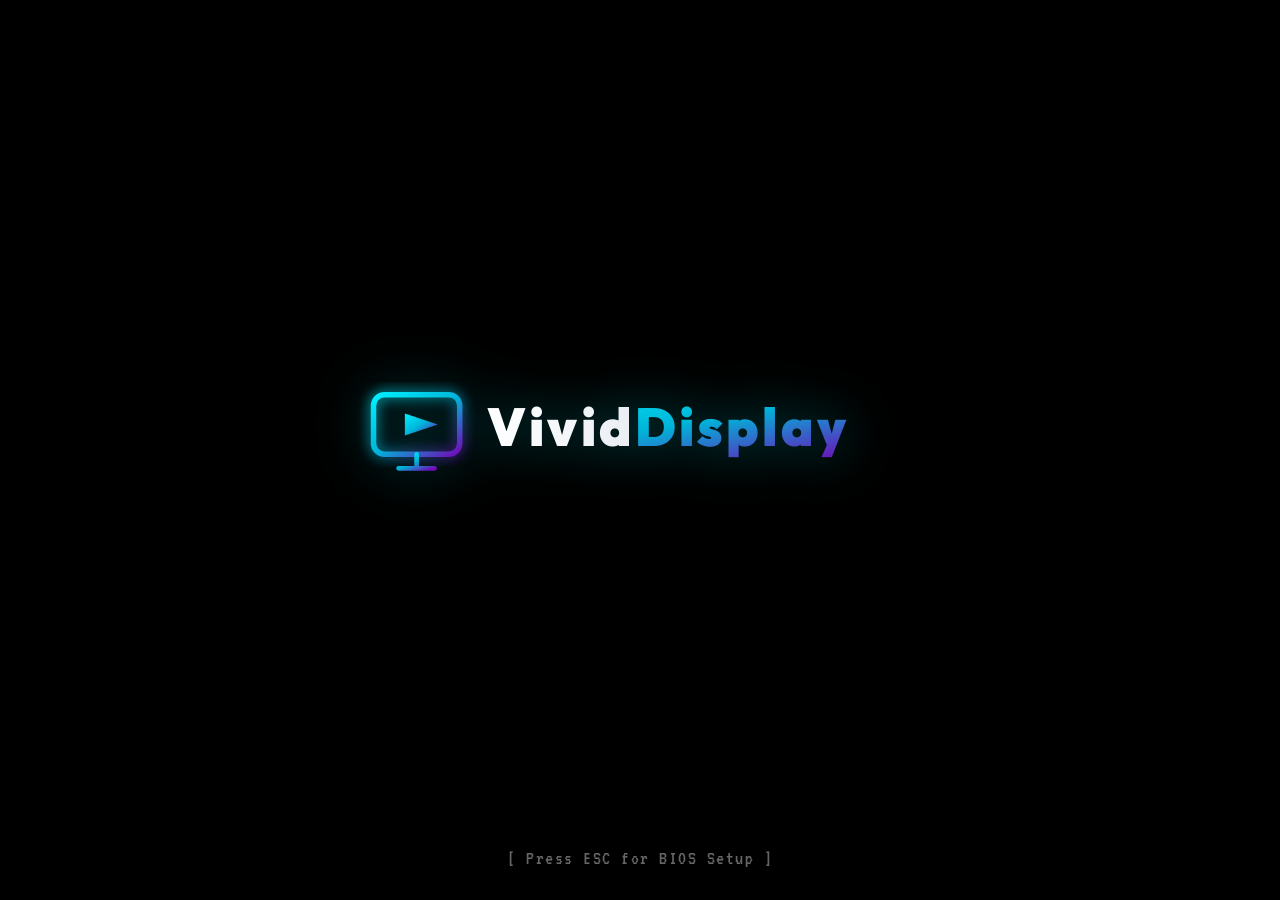
<file: index.html>
<!DOCTYPE html>
<html lang="en">
<head>
    <meta charset="UTF-8">
    <meta name="viewport" content="width=device-width, initial-scale=1.0">
    <title>Krypton-OS</title>
    <meta name="description" content="KryptonOS: Realistic Linux Sandbox & Desktop Simulator.">
    <link rel="icon" type="image/svg+xml" href="favicon.svg">
    <link rel="alternate icon" href="favicon.ico">
    <!-- Google Fonts -->
    <link rel="preconnect" href="https://fonts.googleapis.com">
    <link rel="preconnect" href="https://fonts.gstatic.com" crossorigin>
    <link href="https://fonts.googleapis.com/css2?family=Fira+Code:wght@400;500;600;700&family=Outfit:wght@300;400;500;600;700;800&family=VT323&display=swap" rel="stylesheet">
    <!-- CSS Stylesheets -->
    <link rel="stylesheet" href="css/main.css">
    <link rel="stylesheet" href="css/desktop.css">
    <link rel="stylesheet" href="css/window.css">
    <link rel="stylesheet" href="css/apps.css">
    <link rel="stylesheet" href="css/boot.css">
    <link rel="stylesheet" href="css/installer.css">
    <link rel="stylesheet" href="css/physics.css">
</head>
<body class="theme-cyberpunk">

    <!-- Boot Screen Container (Master Boot & Aptio BIOS State Machine) -->
    <div id="boot-screen"></div>

    <!-- OS Desktop Environment -->
    <div id="desktop-environment" class="hidden">
        
        <!-- Wallpaper Canvas / Particle Effects -->
        <canvas id="wallpaper-canvas"></canvas>

        <!-- Drag & Drop Wallpaper Active Overlay Indicator -->
        <div id="desktop-drop-indicator" class="desktop-drop-indicator">
            <div class="drop-icon">🖼️</div>
            <div class="drop-title">Drop Picture to Set as Wallpaper</div>
            <div class="drop-sub">Release image file to update KryptonOS desktop background</div>
        </div>
        
        <!-- Desktop Shortcuts Grid -->
        <div id="desktop-grid" class="desktop-grid">
            <!-- Rendered dynamically by js/main.js based on Live vs Installed state -->
        </div>

        <!-- Window Container -->
        <div id="window-layer"></div>

        <!-- Toast Notifications -->
        <div id="toast-container"></div>

        <!-- Start Menu -->
        <div id="start-menu" class="start-menu hidden">
            <div class="start-menu-header">
                <div class="user-avatar">☢️</div>
                <div class="user-info">
                    <div class="user-name">Krypton User</div>
                    <div class="user-status"><span class="status-dot"></span> Krypton-OS 1.0</div>
                </div>
            </div>
            <div class="start-menu-search">
                <input type="text" id="start-search-input" placeholder="Search apps, files, commands...">
            </div>
            <div class="start-menu-body">
                <div class="start-section-title">Applications</div>
                <div class="start-app-grid" id="start-app-grid">
                    <!-- Populated dynamically -->
                </div>
            </div>
            <div class="start-menu-footer">
                <button class="start-btn-action" id="start-btn-settings" title="System Settings">⚙️ Settings</button>
                <button class="start-btn-action" id="start-btn-terminal" title="Terminal Shell">💻 Terminal</button>
                <button class="start-btn-action" id="start-btn-restart" title="Restart Operating System">🔄 Restart</button>
                <button class="start-btn-action danger" id="start-btn-poweroff" title="Shutdown and Power Off Hardware">⏻ Power Off</button>
            </div>
        </div>

        <!-- Taskbar Volume Control Flyout Panel -->
        <div id="tray-sound-flyout" class="tray-sound-flyout hidden">
            <div class="sound-flyout-header">
                <div class="sound-flyout-title">
                    <span id="flyout-sound-icon" class="flyout-icon">🔊</span>
                    <span>Audio Output (PulseAudio)</span>
                </div>
                <span id="sound-vol-badge" class="sound-vol-badge">80%</span>
            </div>
            
            <div class="sound-slider-row">
                <button id="sound-mute-btn" class="sound-mute-btn" title="Toggle Mute">🔊</button>
                <div class="sound-slider-track">
                    <input type="range" id="sound-volume-slider" min="0" max="100" value="80" class="sound-slider" title="Adjust System Master Volume">
                </div>
            </div>

            <div class="sound-presets-row">
                <button class="sound-preset-btn" data-vol="0">Mute</button>
                <button class="sound-preset-btn" data-vol="25">25%</button>
                <button class="sound-preset-btn" data-vol="50">50%</button>
                <button class="sound-preset-btn" data-vol="75">75%</button>
                <button class="sound-preset-btn" data-vol="100">100%</button>
            </div>

            <div class="sound-flyout-footer">
                <label class="sound-toggle-label">
                    <input type="checkbox" id="sound-system-enabled-checkbox" checked>
                    <span>System Audio Feedback</span>
                </label>
                <button id="sound-test-btn" class="sound-test-btn" title="Test audio playback">🔔 Test</button>
            </div>
        </div>

        <!-- Modern Taskbar Panel -->
        <div id="taskbar" class="taskbar">
            <button id="start-button" class="start-button" title="Open Applications Menu">
                <div class="logo-icon">⚛️</div>
                <span>Krypton</span>
            </button>

            <div class="taskbar-divider"></div>

            <div class="taskbar-windows" id="taskbar-windows">
                <!-- Active open window tabs -->
            </div>

            <!-- System Tray -->
            <div class="system-tray">
                <div class="tray-item tray-icon-btn" id="tray-sound-toggle" title="Volume: 80% (Click for Controls, Scroll to Adjust)">🔊</div>
                <div class="tray-item tray-icon-btn" id="tray-battery" title="Battery Level: 98% (Discharging)">🔋 98%</div>
                <div class="clock-pill" id="tray-clock" title="Click to open Date & Time Settings">
                    <span class="clock-time" id="clock-time">00:00:00</span>
                    <span class="clock-date" id="clock-date">2026-08-14</span>
                </div>
            </div>
        </div>
    </div>

    <!-- Linux TTY Console (tty1) for pure CLI / headless / systemctl stop krypton-desktop mode -->
    <div id="tty-screen" class="tty-screen hidden">
        <div class="tty-header" style="margin-bottom: 16px; color: #00ffaa; line-height: 1.4;">
            <div>KryptonOS 1.0 LTS (beryllium) tty1</div>
            <div style="color: #888;">Type 'startx' or 'systemctl start krypton-desktop' to launch Wayland GUI desktop.</div>
        </div>
        <div id="tty-history"></div>
        <div class="tty-prompt-line" style="display: flex; align-items: center;">
            <span id="tty-prompt" style="color: #00ffaa; font-family: monospace; white-space: pre;">guest@krypton-station:~$ </span>
            <input type="text" id="tty-input" style="flex: 1; background: transparent; border: none; outline: none; color: #ffffff; font-family: monospace; font-size: 15px;" autofocus autocomplete="off" spellcheck="false">
        </div>
    </div>

    <!-- JS Boot Controller & Main Desktop Bootstrap -->
    <script type="module" src="js/boot.js"></script>
    <script type="module" src="js/main.js"></script>
</body>
</html>
</file>
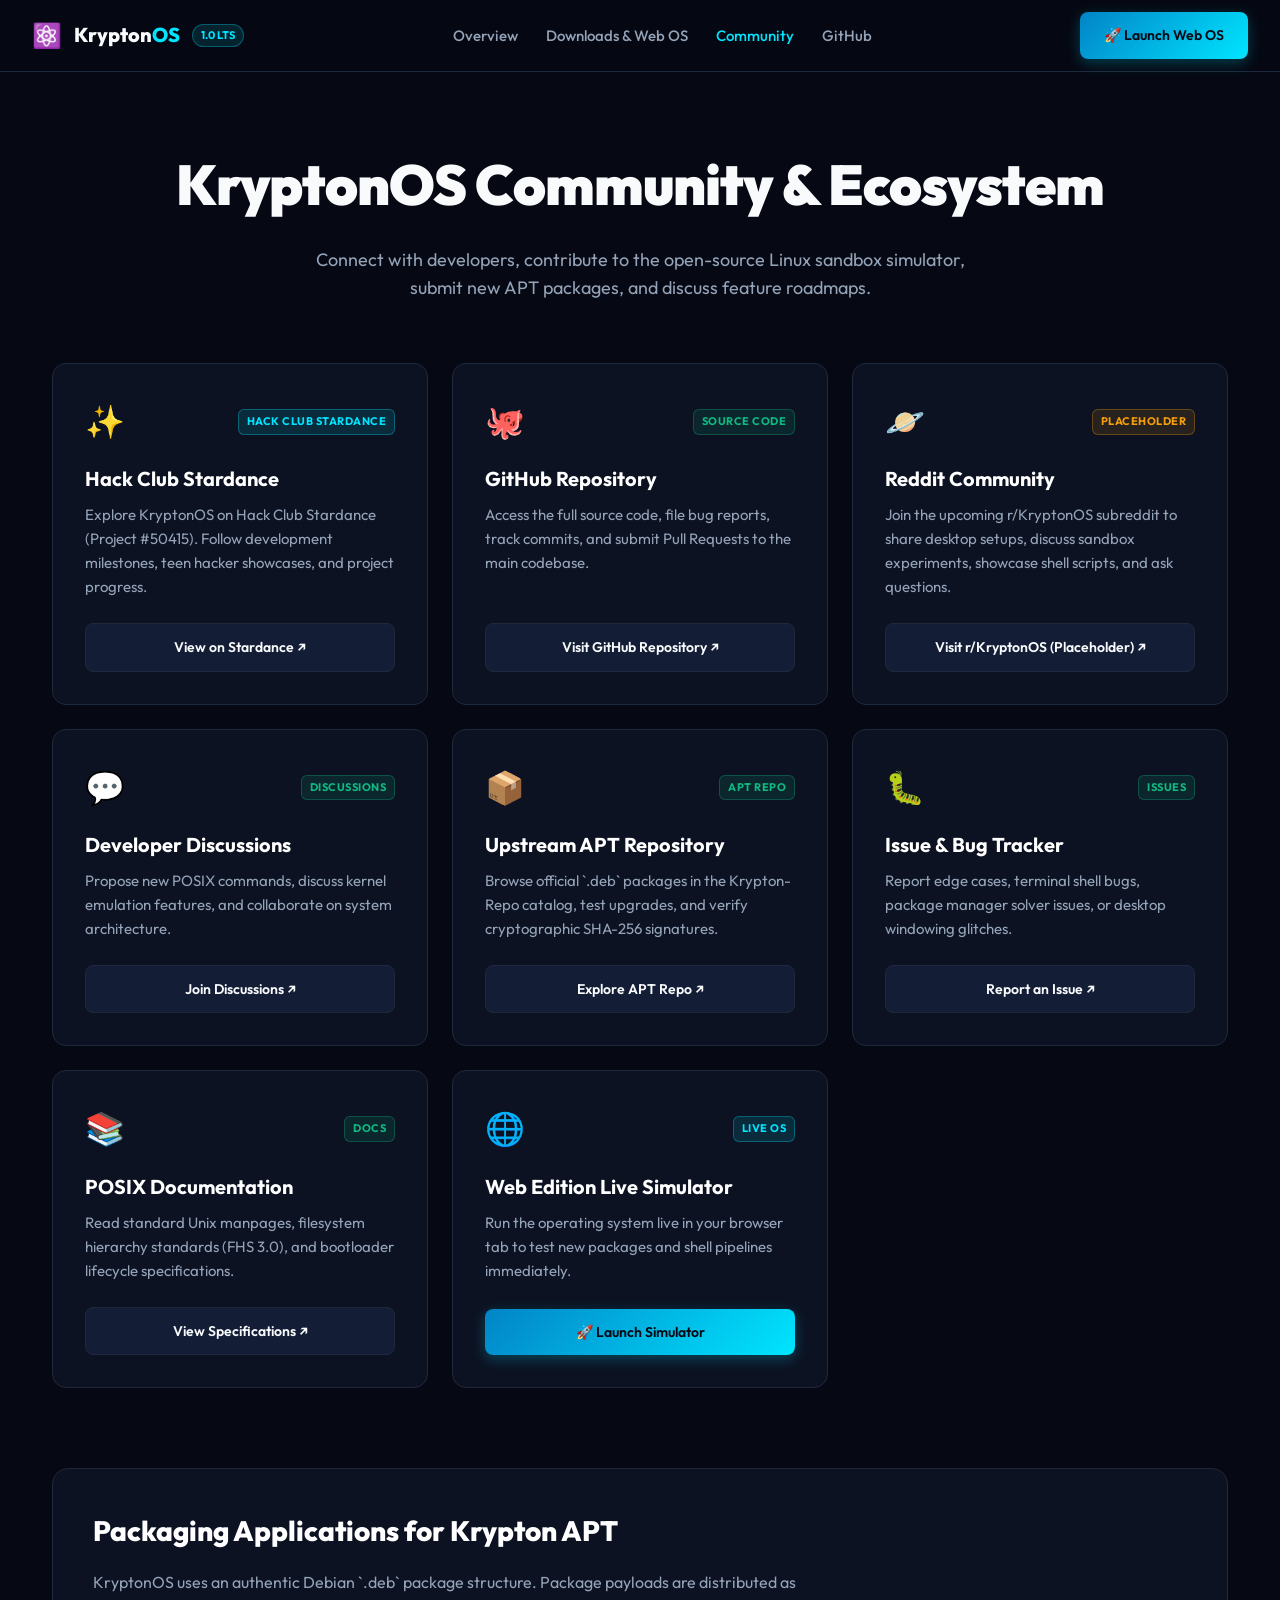
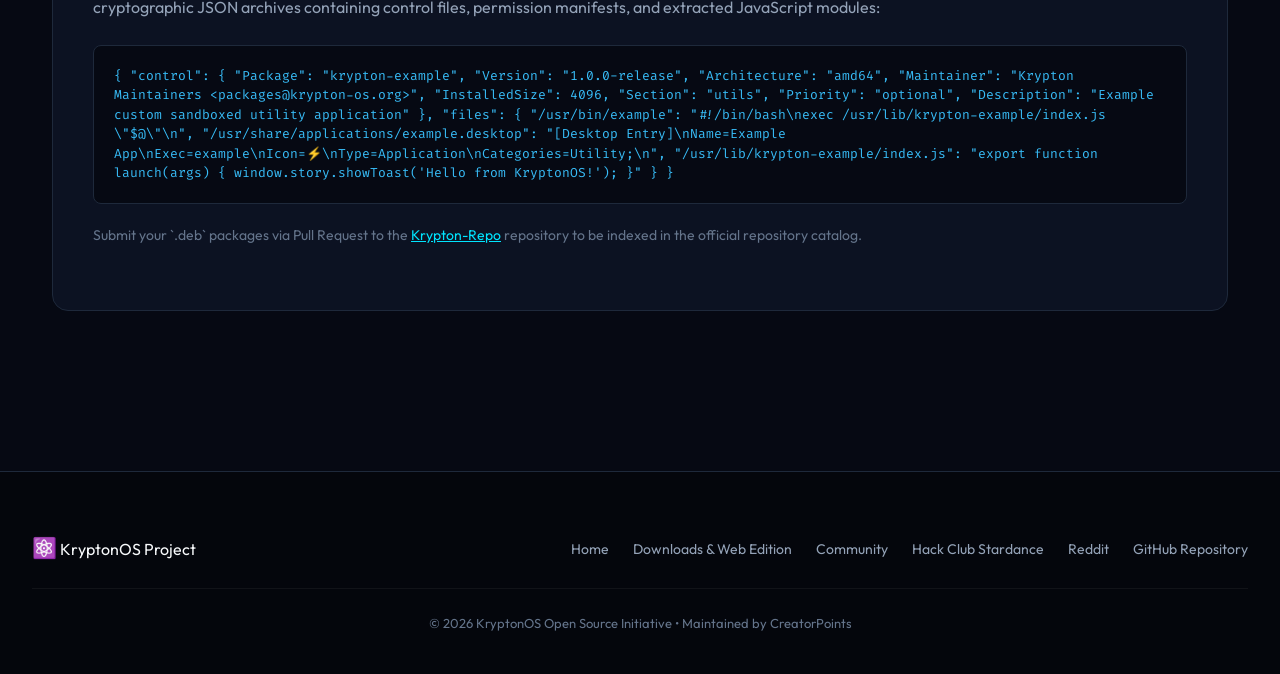
<file: community.html>
<!DOCTYPE html>
<html lang="en">
<head>
    <meta charset="UTF-8">
    <meta name="viewport" content="width=device-width, initial-scale=1.0">
    <title>Community & Ecosystem - KryptonOS</title>
    <meta name="description" content="Connect with the KryptonOS developer ecosystem, explore the APT package repository, contribute code, and join discussions.">
    <link rel="icon" href="data:image/svg+xml,<svg xmlns=%22http://www.w3.org/2000/svg%22 viewBox=%220%22%3E<text y=%2226%22 font-size=%2228%22>⚛️</text></svg>">
    <link rel="preconnect" href="https://fonts.googleapis.com">
    <link rel="preconnect" href="https://fonts.gstatic.com" crossorigin>
    <link href="https://fonts.googleapis.com/css2?family=Fira+Code:wght@400;500;700&family=Outfit:wght@300;400;500;600;700;800;900&family=Plus+Jakarta+Sans:wght@400;500;600;700&display=swap" rel="stylesheet">
    <style>
        :root {
            --bg-base: #060913;
            --bg-surface: #0c1222;
            --bg-surface-elevated: #131d35;
            --border-color: #1e293b;
            --border-hover: #38bdf8;
            --text-primary: #f8fafc;
            --text-secondary: #94a3b8;
            --text-muted: #64748b;
            --cyan-primary: #00e5ff;
            --blue-accent: #0284c7;
            --green-success: #10b981;
            --font-sans: 'Outfit', -apple-system, BlinkMacSystemFont, sans-serif;
            --font-mono: 'Fira Code', monospace;
        }

        * {
            box-sizing: border-box;
            margin: 0;
            padding: 0;
        }

        body {
            background-color: var(--bg-base);
            color: var(--text-primary);
            font-family: var(--font-sans);
            line-height: 1.6;
            overflow-x: hidden;
            -webkit-font-smoothing: antialiased;
        }

        .navbar {
            position: fixed;
            top: 0;
            left: 0;
            right: 0;
            height: 72px;
            background: rgba(6, 9, 19, 0.85);
            backdrop-filter: blur(16px);
            border-bottom: 1px solid var(--border-color);
            z-index: 1000;
            display: flex;
            align-items: center;
            justify-content: space-between;
            padding: 0 32px;
        }

        .nav-brand {
            display: flex;
            align-items: center;
            gap: 12px;
            text-decoration: none;
            color: var(--text-primary);
            font-weight: 800;
            font-size: 20px;
        }

        .nav-badge {
            font-size: 11px;
            font-weight: 700;
            background: rgba(0, 229, 255, 0.12);
            color: var(--cyan-primary);
            border: 1px solid rgba(0, 229, 255, 0.3);
            padding: 2px 8px;
            border-radius: 20px;
            text-transform: uppercase;
        }

        .nav-links {
            display: flex;
            align-items: center;
            gap: 28px;
            list-style: none;
        }

        .nav-links a {
            color: var(--text-secondary);
            text-decoration: none;
            font-size: 15px;
            font-weight: 500;
            transition: color 0.2s ease;
        }

        .nav-links a:hover,
        .nav-links a.active {
            color: var(--cyan-primary);
        }

        .btn {
            display: inline-flex;
            align-items: center;
            justify-content: center;
            gap: 8px;
            padding: 12px 24px;
            border-radius: 8px;
            font-weight: 600;
            font-size: 14px;
            text-decoration: none;
            cursor: pointer;
            transition: all 0.2s cubic-bezier(0.16, 1, 0.3, 1);
            border: none;
        }

        .btn-primary {
            background: linear-gradient(135deg, #0284c7 0%, #00e5ff 100%);
            color: #060913;
            box-shadow: 0 4px 14px rgba(0, 229, 255, 0.25);
        }

        .btn-primary:hover {
            transform: translateY(-2px);
            box-shadow: 0 6px 20px rgba(0, 229, 255, 0.4);
        }

        .btn-secondary {
            background: var(--bg-surface-elevated);
            color: var(--text-primary);
            border: 1px solid var(--border-color);
        }

        .btn-secondary:hover {
            border-color: var(--cyan-primary);
            background: #1e293b;
        }

        .container {
            max-width: 1240px;
            margin: 0 auto;
            padding: 140px 32px 100px;
        }

        .page-header {
            text-align: center;
            margin-bottom: 60px;
        }

        .page-header h1 {
            font-size: clamp(36px, 5vw, 56px);
            font-weight: 900;
            letter-spacing: -1px;
            margin-bottom: 16px;
        }

        .page-header p {
            font-size: 18px;
            color: var(--text-secondary);
            max-width: 700px;
            margin: 0 auto;
        }

        .channels-grid {
            display: grid;
            grid-template-columns: repeat(auto-fit, minmax(320px, 1fr));
            gap: 24px;
            margin-bottom: 80px;
        }

        .channel-card {
            background: var(--bg-surface);
            border: 1px solid var(--border-color);
            border-radius: 14px;
            padding: 32px;
            display: flex;
            flex-direction: column;
            justify-content: space-between;
            transition: all 0.25s ease;
        }

        .channel-card:hover {
            transform: translateY(-4px);
            border-color: var(--cyan-primary);
            box-shadow: 0 10px 30px rgba(0, 0, 0, 0.4);
        }

        .channel-icon {
            font-size: 32px;
        }

        .channel-header-row {
            display: flex;
            align-items: center;
            justify-content: space-between;
            margin-bottom: 16px;
        }

        .channel-badge {
            font-size: 11px;
            font-weight: 700;
            padding: 3px 8px;
            border-radius: 6px;
            text-transform: uppercase;
            letter-spacing: 0.5px;
        }

        .badge-live {
            background: rgba(16, 185, 129, 0.12);
            color: #10b981;
            border: 1px solid rgba(16, 185, 129, 0.3);
        }

        .badge-featured {
            background: rgba(0, 229, 255, 0.12);
            color: var(--cyan-primary);
            border: 1px solid rgba(0, 229, 255, 0.3);
        }

        .badge-placeholder {
            background: rgba(245, 158, 11, 0.12);
            color: #f59e0b;
            border: 1px solid rgba(245, 158, 11, 0.3);
        }

        .channel-card h3 {
            font-size: 20px;
            font-weight: 700;
            margin-bottom: 8px;
            color: #ffffff;
        }

        .channel-card p {
            font-size: 15px;
            color: var(--text-secondary);
            margin-bottom: 24px;
        }

        /* Package Submission Section */
        .guide-section {
            background: var(--bg-surface);
            border: 1px solid var(--border-color);
            border-radius: 16px;
            padding: 40px;
            margin-bottom: 60px;
        }

        .guide-section h2 {
            font-size: 28px;
            font-weight: 800;
            margin-bottom: 16px;
            color: #ffffff;
        }

        .guide-section p {
            font-size: 16px;
            color: var(--text-secondary);
            margin-bottom: 24px;
            max-width: 800px;
        }

        .code-block {
            background: #060913;
            border: 1px solid var(--border-color);
            border-radius: 8px;
            padding: 20px;
            font-family: var(--font-mono);
            font-size: 13px;
            color: #38bdf8;
            overflow-x: auto;
            line-height: 1.5;
            margin-bottom: 20px;
        }

        /* Footer */
        footer {
            border-top: 1px solid var(--border-color);
            padding: 60px 32px 40px;
            background: #04060c;
        }

        .footer-content {
            max-width: 1240px;
            margin: 0 auto;
            display: flex;
            justify-content: space-between;
            align-items: center;
            flex-wrap: wrap;
            gap: 24px;
        }

        .footer-links {
            display: flex;
            gap: 24px;
            list-style: none;
        }

        .footer-links a {
            color: var(--text-secondary);
            text-decoration: none;
            font-size: 14px;
        }

        .footer-links a:hover {
            color: var(--cyan-primary);
        }

        .footer-copy {
            color: var(--text-muted);
            font-size: 13px;
            margin-top: 24px;
            text-align: center;
            border-top: 1px solid rgba(255, 255, 255, 0.05);
            padding-top: 24px;
        }
    </style>
</head>
<body>

    <!-- Navigation -->
    <nav class="navbar">
        <a href="/krypton" class="nav-brand">
            <span style="font-size: 24px;">⚛️</span>
            <span>Krypton<span style="color: var(--cyan-primary);">OS</span></span>
            <span class="nav-badge">1.0 LTS</span>
        </a>
        <ul class="nav-links">
            <li><a href="/krypton">Overview</a></li>
            <li><a href="/downloads">Downloads & Web OS</a></li>
            <li><a href="/community" class="active">Community</a></li>
            <li><a href="https://github.com/CreatorPoints/Krypton-OS" target="_blank">GitHub</a></li>
        </ul>
        <div class="nav-cta">
            <a href="/" class="btn btn-primary">
                <span>🚀 Launch Web OS</span>
            </a>
        </div>
    </nav>

    <!-- Main Container -->
    <main class="container">
        <header class="page-header">
            <h1>KryptonOS Community & Ecosystem</h1>
            <p>Connect with developers, contribute to the open-source Linux sandbox simulator, submit new APT packages, and discuss feature roadmaps.</p>
        </header>

        <!-- Community Channels Grid -->
        <div class="channels-grid">
            
            <div class="channel-card">
                <div>
                    <div class="channel-header-row">
                        <div class="channel-icon">✨</div>
                        <span class="channel-badge badge-featured">Hack Club Stardance</span>
                    </div>
                    <h3>Hack Club Stardance</h3>
                    <p>Explore KryptonOS on Hack Club Stardance (Project #50415). Follow development milestones, teen hacker showcases, and project progress.</p>
                </div>
                <a href="https://stardance.hackclub.com/projects/50415" target="_blank" class="btn btn-secondary">
                    <span>View on Stardance ↗</span>
                </a>
            </div>

            <div class="channel-card">
                <div>
                    <div class="channel-header-row">
                        <div class="channel-icon">🐙</div>
                        <span class="channel-badge badge-live">Source Code</span>
                    </div>
                    <h3>GitHub Repository</h3>
                    <p>Access the full source code, file bug reports, track commits, and submit Pull Requests to the main codebase.</p>
                </div>
                <a href="https://github.com/CreatorPoints/Krypton-OS" target="_blank" class="btn btn-secondary">
                    <span>Visit GitHub Repository ↗</span>
                </a>
            </div>

            <div class="channel-card">
                <div>
                    <div class="channel-header-row">
                        <div class="channel-icon">🪐</div>
                        <span class="channel-badge badge-placeholder">Placeholder</span>
                    </div>
                    <h3>Reddit Community</h3>
                    <p>Join the upcoming r/KryptonOS subreddit to share desktop setups, discuss sandbox experiments, showcase shell scripts, and ask questions.</p>
                </div>
                <a href="https://www.reddit.com/r/KryptonOS" target="_blank" class="btn btn-secondary">
                    <span>Visit r/KryptonOS (Placeholder) ↗</span>
                </a>
            </div>

            <div class="channel-card">
                <div>
                    <div class="channel-header-row">
                        <div class="channel-icon">💬</div>
                        <span class="channel-badge badge-live">Discussions</span>
                    </div>
                    <h3>Developer Discussions</h3>
                    <p>Propose new POSIX commands, discuss kernel emulation features, and collaborate on system architecture.</p>
                </div>
                <a href="https://github.com/CreatorPoints/Krypton-OS/discussions" target="_blank" class="btn btn-secondary">
                    <span>Join Discussions ↗</span>
                </a>
            </div>

            <div class="channel-card">
                <div>
                    <div class="channel-header-row">
                        <div class="channel-icon">📦</div>
                        <span class="channel-badge badge-live">APT Repo</span>
                    </div>
                    <h3>Upstream APT Repository</h3>
                    <p>Browse official `.deb` packages in the Krypton-Repo catalog, test upgrades, and verify cryptographic SHA-256 signatures.</p>
                </div>
                <a href="https://github.com/CreatorPoints/Krypton-Repo" target="_blank" class="btn btn-secondary">
                    <span>Explore APT Repo ↗</span>
                </a>
            </div>

            <div class="channel-card">
                <div>
                    <div class="channel-header-row">
                        <div class="channel-icon">🐛</div>
                        <span class="channel-badge badge-live">Issues</span>
                    </div>
                    <h3>Issue & Bug Tracker</h3>
                    <p>Report edge cases, terminal shell bugs, package manager solver issues, or desktop windowing glitches.</p>
                </div>
                <a href="https://github.com/CreatorPoints/Krypton-OS/issues" target="_blank" class="btn btn-secondary">
                    <span>Report an Issue ↗</span>
                </a>
            </div>

            <div class="channel-card">
                <div>
                    <div class="channel-header-row">
                        <div class="channel-icon">📚</div>
                        <span class="channel-badge badge-live">Docs</span>
                    </div>
                    <h3>POSIX Documentation</h3>
                    <p>Read standard Unix manpages, filesystem hierarchy standards (FHS 3.0), and bootloader lifecycle specifications.</p>
                </div>
                <a href="/krypton#features" class="btn btn-secondary">
                    <span>View Specifications ↗</span>
                </a>
            </div>

            <div class="channel-card">
                <div>
                    <div class="channel-header-row">
                        <div class="channel-icon">🌐</div>
                        <span class="channel-badge badge-featured">Live OS</span>
                    </div>
                    <h3>Web Edition Live Simulator</h3>
                    <p>Run the operating system live in your browser tab to test new packages and shell pipelines immediately.</p>
                </div>
                <a href="/" class="btn btn-primary">
                    <span>🚀 Launch Simulator</span>
                </a>
            </div>

        </div>

        <!-- APT Packaging Guide -->
        <section class="guide-section">
            <h2>Packaging Applications for Krypton APT</h2>
            <p>KryptonOS uses an authentic Debian `.deb` package structure. Package payloads are distributed as cryptographic JSON archives containing control files, permission manifests, and extracted JavaScript modules:</p>

            <div class="code-block">
{
  "control": {
    "Package": "krypton-example",
    "Version": "1.0.0-release",
    "Architecture": "amd64",
    "Maintainer": "Krypton Maintainers &lt;packages@krypton-os.org&gt;",
    "InstalledSize": 4096,
    "Section": "utils",
    "Priority": "optional",
    "Description": "Example custom sandboxed utility application"
  },
  "files": {
    "/usr/bin/example": "#!/bin/bash\nexec /usr/lib/krypton-example/index.js \"$@\"\n",
    "/usr/share/applications/example.desktop": "[Desktop Entry]\nName=Example App\nExec=example\nIcon=⚡\nType=Application\nCategories=Utility;\n",
    "/usr/lib/krypton-example/index.js": "export function launch(args) { window.story.showToast('Hello from KryptonOS!'); }"
  }
}
            </div>

            <p style="font-size: 14px; color: var(--text-muted);">
                Submit your `.deb` packages via Pull Request to the <a href="https://github.com/CreatorPoints/Krypton-Repo" target="_blank" style="color: var(--cyan-primary);">Krypton-Repo</a> repository to be indexed in the official repository catalog.
            </p>
        </section>
    </main>

    <!-- Footer -->
    <footer>
        <div class="footer-content">
            <div class="footer-brand">
                <span style="font-size: 20px;">⚛️</span>
                <span>KryptonOS Project</span>
            </div>
            <ul class="footer-links">
                <li><a href="/krypton">Home</a></li>
                <li><a href="/downloads">Downloads & Web Edition</a></li>
                <li><a href="/community">Community</a></li>
                <li><a href="https://stardance.hackclub.com/projects/50415" target="_blank">Hack Club Stardance</a></li>
                <li><a href="https://www.reddit.com/r/KryptonOS" target="_blank">Reddit</a></li>
                <li><a href="https://github.com/CreatorPoints/Krypton-OS" target="_blank">GitHub Repository</a></li>
            </ul>
        </div>
        <div class="footer-copy">
            <p>© 2026 KryptonOS Open Source Initiative • Maintained by CreatorPoints</p>
        </div>
    </footer>

</body>
</html>
</file>
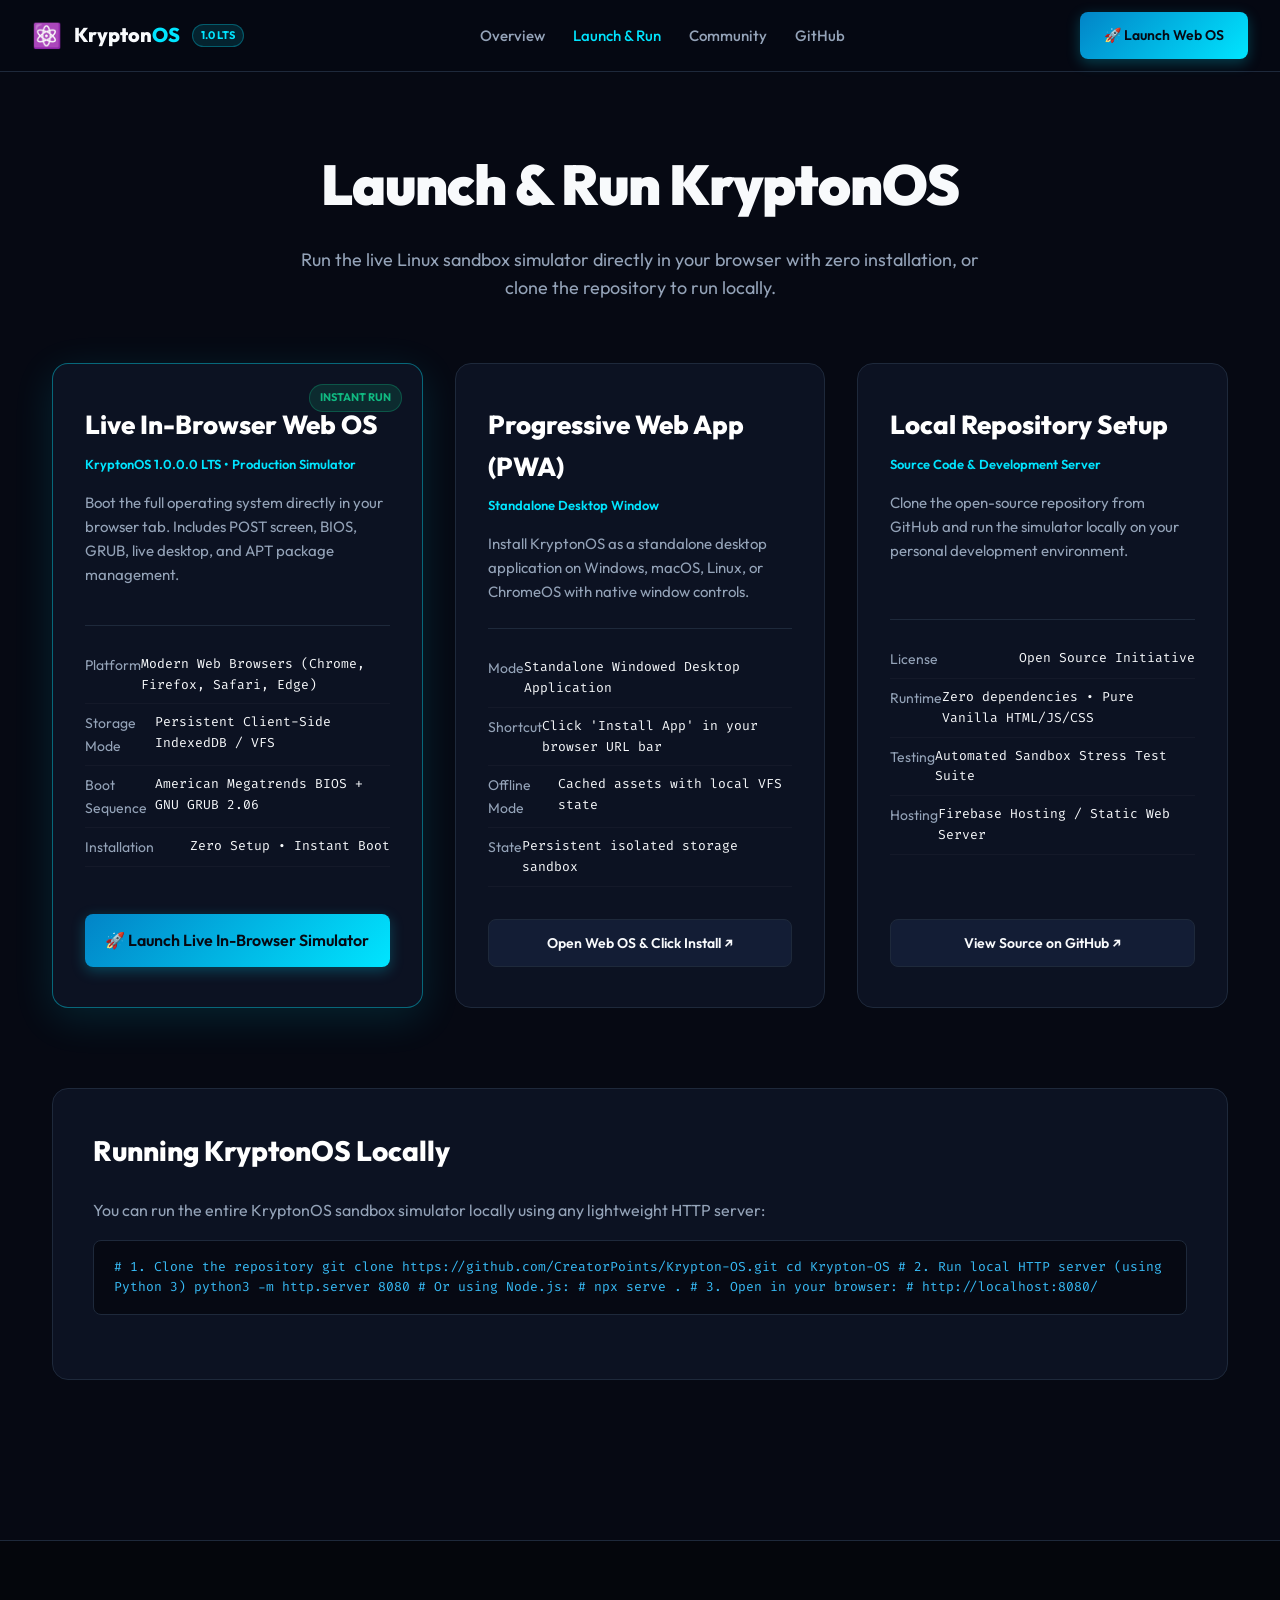
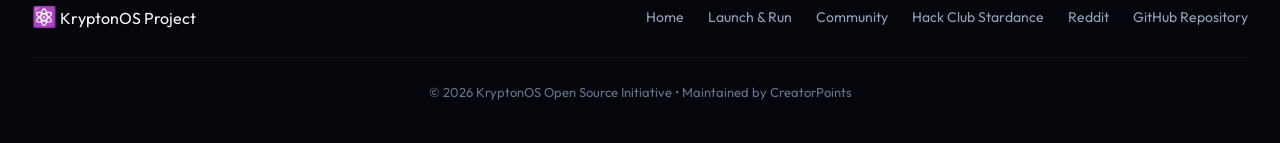
<file: downloads.html>
<!DOCTYPE html>
<html lang="en">
<head>
    <meta charset="UTF-8">
    <meta name="viewport" content="width=device-width, initial-scale=1.0">
    <title>Launch & Run KryptonOS - Web Edition</title>
    <meta name="description" content="Launch KryptonOS directly in your web browser with zero installation, or run it locally as a Progressive Web App.">
    <link rel="icon" href="data:image/svg+xml,<svg xmlns=%22http://www.w3.org/2000/svg%22 viewBox=%220%22%3E<text y=%2226%22 font-size=%2228%22>⚛️</text></svg>">
    <link rel="preconnect" href="https://fonts.googleapis.com">
    <link rel="preconnect" href="https://fonts.gstatic.com" crossorigin>
    <link href="https://fonts.googleapis.com/css2?family=Fira+Code:wght@400;500;700&family=Outfit:wght@300;400;500;600;700;800;900&family=Plus+Jakarta+Sans:wght@400;500;600;700&display=swap" rel="stylesheet">
    <style>
        :root {
            --bg-base: #060913;
            --bg-surface: #0c1222;
            --bg-surface-elevated: #131d35;
            --border-color: #1e293b;
            --border-hover: #38bdf8;
            --text-primary: #f8fafc;
            --text-secondary: #94a3b8;
            --text-muted: #64748b;
            --cyan-primary: #00e5ff;
            --blue-accent: #0284c7;
            --green-success: #10b981;
            --font-sans: 'Outfit', -apple-system, BlinkMacSystemFont, sans-serif;
            --font-mono: 'Fira Code', monospace;
        }

        * {
            box-sizing: border-box;
            margin: 0;
            padding: 0;
        }

        body {
            background-color: var(--bg-base);
            color: var(--text-primary);
            font-family: var(--font-sans);
            line-height: 1.6;
            overflow-x: hidden;
            -webkit-font-smoothing: antialiased;
        }

        .navbar {
            position: fixed;
            top: 0;
            left: 0;
            right: 0;
            height: 72px;
            background: rgba(6, 9, 19, 0.85);
            backdrop-filter: blur(16px);
            border-bottom: 1px solid var(--border-color);
            z-index: 1000;
            display: flex;
            align-items: center;
            justify-content: space-between;
            padding: 0 32px;
        }

        .nav-brand {
            display: flex;
            align-items: center;
            gap: 12px;
            text-decoration: none;
            color: var(--text-primary);
            font-weight: 800;
            font-size: 20px;
        }

        .nav-badge {
            font-size: 11px;
            font-weight: 700;
            background: rgba(0, 229, 255, 0.12);
            color: var(--cyan-primary);
            border: 1px solid rgba(0, 229, 255, 0.3);
            padding: 2px 8px;
            border-radius: 20px;
            text-transform: uppercase;
        }

        .nav-links {
            display: flex;
            align-items: center;
            gap: 28px;
            list-style: none;
        }

        .nav-links a {
            color: var(--text-secondary);
            text-decoration: none;
            font-size: 15px;
            font-weight: 500;
            transition: color 0.2s ease;
        }

        .nav-links a:hover,
        .nav-links a.active {
            color: var(--cyan-primary);
        }

        .btn {
            display: inline-flex;
            align-items: center;
            justify-content: center;
            gap: 8px;
            padding: 12px 24px;
            border-radius: 8px;
            font-weight: 600;
            font-size: 14px;
            text-decoration: none;
            cursor: pointer;
            transition: all 0.2s cubic-bezier(0.16, 1, 0.3, 1);
            border: none;
        }

        .btn-primary {
            background: linear-gradient(135deg, #0284c7 0%, #00e5ff 100%);
            color: #060913;
            box-shadow: 0 4px 14px rgba(0, 229, 255, 0.25);
        }

        .btn-primary:hover {
            transform: translateY(-2px);
            box-shadow: 0 6px 20px rgba(0, 229, 255, 0.4);
        }

        .btn-secondary {
            background: var(--bg-surface-elevated);
            color: var(--text-primary);
            border: 1px solid var(--border-color);
        }

        .btn-secondary:hover {
            border-color: var(--cyan-primary);
            background: #1e293b;
        }

        .container {
            max-width: 1240px;
            margin: 0 auto;
            padding: 140px 32px 100px;
        }

        .page-header {
            text-align: center;
            margin-bottom: 60px;
        }

        .page-header h1 {
            font-size: clamp(36px, 5vw, 56px);
            font-weight: 900;
            letter-spacing: -1px;
            margin-bottom: 16px;
        }

        .page-header p {
            font-size: 18px;
            color: var(--text-secondary);
            max-width: 700px;
            margin: 0 auto;
        }

        /* Launch Options Grid */
        .launch-grid {
            display: grid;
            grid-template-columns: repeat(auto-fit, minmax(360px, 1fr));
            gap: 32px;
            margin-bottom: 80px;
        }

        .launch-card {
            background: var(--bg-surface);
            border: 1px solid var(--border-color);
            border-radius: 16px;
            padding: 40px 32px;
            display: flex;
            flex-direction: column;
            justify-content: space-between;
            position: relative;
            transition: all 0.25s ease;
        }

        .launch-card.highlight {
            border-color: rgba(0, 229, 255, 0.4);
            box-shadow: 0 10px 40px rgba(0, 229, 255, 0.12);
        }

        .launch-card:hover {
            transform: translateY(-4px);
            border-color: var(--cyan-primary);
        }

        .card-badge {
            position: absolute;
            top: 20px;
            right: 20px;
            background: rgba(16, 185, 129, 0.15);
            color: #10b981;
            border: 1px solid rgba(16, 185, 129, 0.3);
            font-size: 11px;
            font-weight: 700;
            padding: 4px 10px;
            border-radius: 20px;
            text-transform: uppercase;
        }

        .card-header h2 {
            font-size: 26px;
            font-weight: 800;
            margin-bottom: 8px;
            color: #ffffff;
        }

        .card-header .version-tag {
            font-size: 13px;
            color: var(--cyan-primary);
            font-weight: 600;
            margin-bottom: 16px;
        }

        .card-header p {
            font-size: 15px;
            color: var(--text-secondary);
            margin-bottom: 24px;
        }

        .meta-list {
            list-style: none;
            margin-bottom: 32px;
            border-top: 1px solid var(--border-color);
            padding-top: 20px;
        }

        .meta-list li {
            display: flex;
            justify-content: space-between;
            font-size: 14px;
            padding: 8px 0;
            color: var(--text-secondary);
            border-bottom: 1px solid rgba(255, 255, 255, 0.03);
        }

        .meta-list li span.val {
            color: var(--text-primary);
            font-family: var(--font-mono);
            font-size: 13px;
        }

        .card-actions {
            display: flex;
            flex-direction: column;
            gap: 12px;
        }

        /* Instructions Section */
        .instructions-section {
            background: var(--bg-surface);
            border: 1px solid var(--border-color);
            border-radius: 16px;
            padding: 40px;
            margin-bottom: 60px;
        }

        .instructions-section h2 {
            font-size: 28px;
            font-weight: 800;
            margin-bottom: 24px;
            color: #ffffff;
        }

        .code-block {
            background: #060913;
            border: 1px solid var(--border-color);
            border-radius: 8px;
            padding: 16px 20px;
            font-family: var(--font-mono);
            font-size: 13px;
            color: #38bdf8;
            overflow-x: auto;
            margin: 16px 0 24px;
        }

        /* Footer */
        footer {
            border-top: 1px solid var(--border-color);
            padding: 60px 32px 40px;
            background: #04060c;
        }

        .footer-content {
            max-width: 1240px;
            margin: 0 auto;
            display: flex;
            justify-content: space-between;
            align-items: center;
            flex-wrap: wrap;
            gap: 24px;
        }

        .footer-links {
            display: flex;
            gap: 24px;
            list-style: none;
        }

        .footer-links a {
            color: var(--text-secondary);
            text-decoration: none;
            font-size: 14px;
        }

        .footer-links a:hover {
            color: var(--cyan-primary);
        }

        .footer-copy {
            color: var(--text-muted);
            font-size: 13px;
            margin-top: 24px;
            text-align: center;
            border-top: 1px solid rgba(255, 255, 255, 0.05);
            padding-top: 24px;
        }
    </style>
</head>
<body>

    <!-- Navigation -->
    <nav class="navbar">
        <a href="/krypton" class="nav-brand">
            <span style="font-size: 24px;">⚛️</span>
            <span>Krypton<span style="color: var(--cyan-primary);">OS</span></span>
            <span class="nav-badge">1.0 LTS</span>
        </a>
        <ul class="nav-links">
            <li><a href="/krypton">Overview</a></li>
            <li><a href="/downloads" class="active">Launch & Run</a></li>
            <li><a href="/community">Community</a></li>
            <li><a href="https://github.com/CreatorPoints/Krypton-OS" target="_blank">GitHub</a></li>
        </ul>
        <div class="nav-cta">
            <a href="/" class="btn btn-primary">
                <span>🚀 Launch Web OS</span>
            </a>
        </div>
    </nav>

    <!-- Content -->
    <main class="container">
        <header class="page-header">
            <h1>Launch & Run KryptonOS</h1>
            <p>Run the live Linux sandbox simulator directly in your browser with zero installation, or clone the repository to run locally.</p>
        </header>

        <!-- Launch Options Grid -->
        <div class="launch-grid">
            
            <!-- Option 1: Web Edition (Instant Run) -->
            <div class="launch-card highlight">
                <span class="card-badge">Instant Run</span>
                <div class="card-header">
                    <h2>Live In-Browser Web OS</h2>
                    <div class="version-tag">KryptonOS 1.0.0.0 LTS • Production Simulator</div>
                    <p>Boot the full operating system directly in your browser tab. Includes POST screen, BIOS, GRUB, live desktop, and APT package management.</p>
                </div>

                <ul class="meta-list">
                    <li><span>Platform</span><span class="val">Modern Web Browsers (Chrome, Firefox, Safari, Edge)</span></li>
                    <li><span>Storage Mode</span><span class="val">Persistent Client-Side IndexedDB / VFS</span></li>
                    <li><span>Boot Sequence</span><span class="val">American Megatrends BIOS + GNU GRUB 2.06</span></li>
                    <li><span>Installation</span><span class="val">Zero Setup • Instant Boot</span></li>
                </ul>

                <div class="card-actions">
                    <a href="/" class="btn btn-primary" style="font-size: 16px; padding: 14px 20px;">
                        <span>🚀 Launch Live In-Browser Simulator</span>
                    </a>
                </div>
            </div>

            <!-- Option 2: Standalone PWA Desktop App -->
            <div class="launch-card">
                <div class="card-header">
                    <h2>Progressive Web App (PWA)</h2>
                    <div class="version-tag">Standalone Desktop Window</div>
                    <p>Install KryptonOS as a standalone desktop application on Windows, macOS, Linux, or ChromeOS with native window controls.</p>
                </div>

                <ul class="meta-list">
                    <li><span>Mode</span><span class="val">Standalone Windowed Desktop Application</span></li>
                    <li><span>Shortcut</span><span class="val">Click 'Install App' in your browser URL bar</span></li>
                    <li><span>Offline Mode</span><span class="val">Cached assets with local VFS state</span></li>
                    <li><span>State</span><span class="val">Persistent isolated storage sandbox</span></li>
                </ul>

                <div class="card-actions">
                    <a href="/" class="btn btn-secondary">
                        <span>Open Web OS & Click Install ↗</span>
                    </a>
                </div>
            </div>

            <!-- Option 3: Local Developer Setup -->
            <div class="launch-card">
                <div class="card-header">
                    <h2>Local Repository Setup</h2>
                    <div class="version-tag">Source Code & Development Server</div>
                    <p>Clone the open-source repository from GitHub and run the simulator locally on your personal development environment.</p>
                </div>

                <ul class="meta-list">
                    <li><span>License</span><span class="val">Open Source Initiative</span></li>
                    <li><span>Runtime</span><span class="val">Zero dependencies • Pure Vanilla HTML/JS/CSS</span></li>
                    <li><span>Testing</span><span class="val">Automated Sandbox Stress Test Suite</span></li>
                    <li><span>Hosting</span><span class="val">Firebase Hosting / Static Web Server</span></li>
                </ul>

                <div class="card-actions">
                    <a href="https://github.com/CreatorPoints/Krypton-OS" target="_blank" class="btn btn-secondary">
                        <span>View Source on GitHub ↗</span>
                    </a>
                </div>
            </div>

        </div>

        <!-- Local Run Instructions -->
        <section class="instructions-section">
            <h2>Running KryptonOS Locally</h2>
            <p style="color: var(--text-secondary); margin-bottom: 12px;">You can run the entire KryptonOS sandbox simulator locally using any lightweight HTTP server:</p>

            <div class="code-block">
# 1. Clone the repository
git clone https://github.com/CreatorPoints/Krypton-OS.git
cd Krypton-OS

# 2. Run local HTTP server (using Python 3)
python3 -m http.server 8080

# Or using Node.js:
# npx serve .

# 3. Open in your browser:
# http://localhost:8080/
            </div>
        </section>
    </main>

    <!-- Footer -->
    <footer>
        <div class="footer-content">
            <div class="footer-brand">
                <span style="font-size: 20px;">⚛️</span>
                <span>KryptonOS Project</span>
            </div>
            <ul class="footer-links">
                <li><a href="/krypton">Home</a></li>
                <li><a href="/downloads">Launch & Run</a></li>
                <li><a href="/community">Community</a></li>
                <li><a href="https://stardance.hackclub.com/projects/50415" target="_blank">Hack Club Stardance</a></li>
                <li><a href="https://www.reddit.com/r/KryptonOS" target="_blank">Reddit</a></li>
                <li><a href="https://github.com/CreatorPoints/Krypton-OS" target="_blank">GitHub Repository</a></li>
            </ul>
        </div>
        <div class="footer-copy">
            <p>© 2026 KryptonOS Open Source Initiative • Maintained by CreatorPoints</p>
        </div>
    </footer>

</body>
</html>
</file>
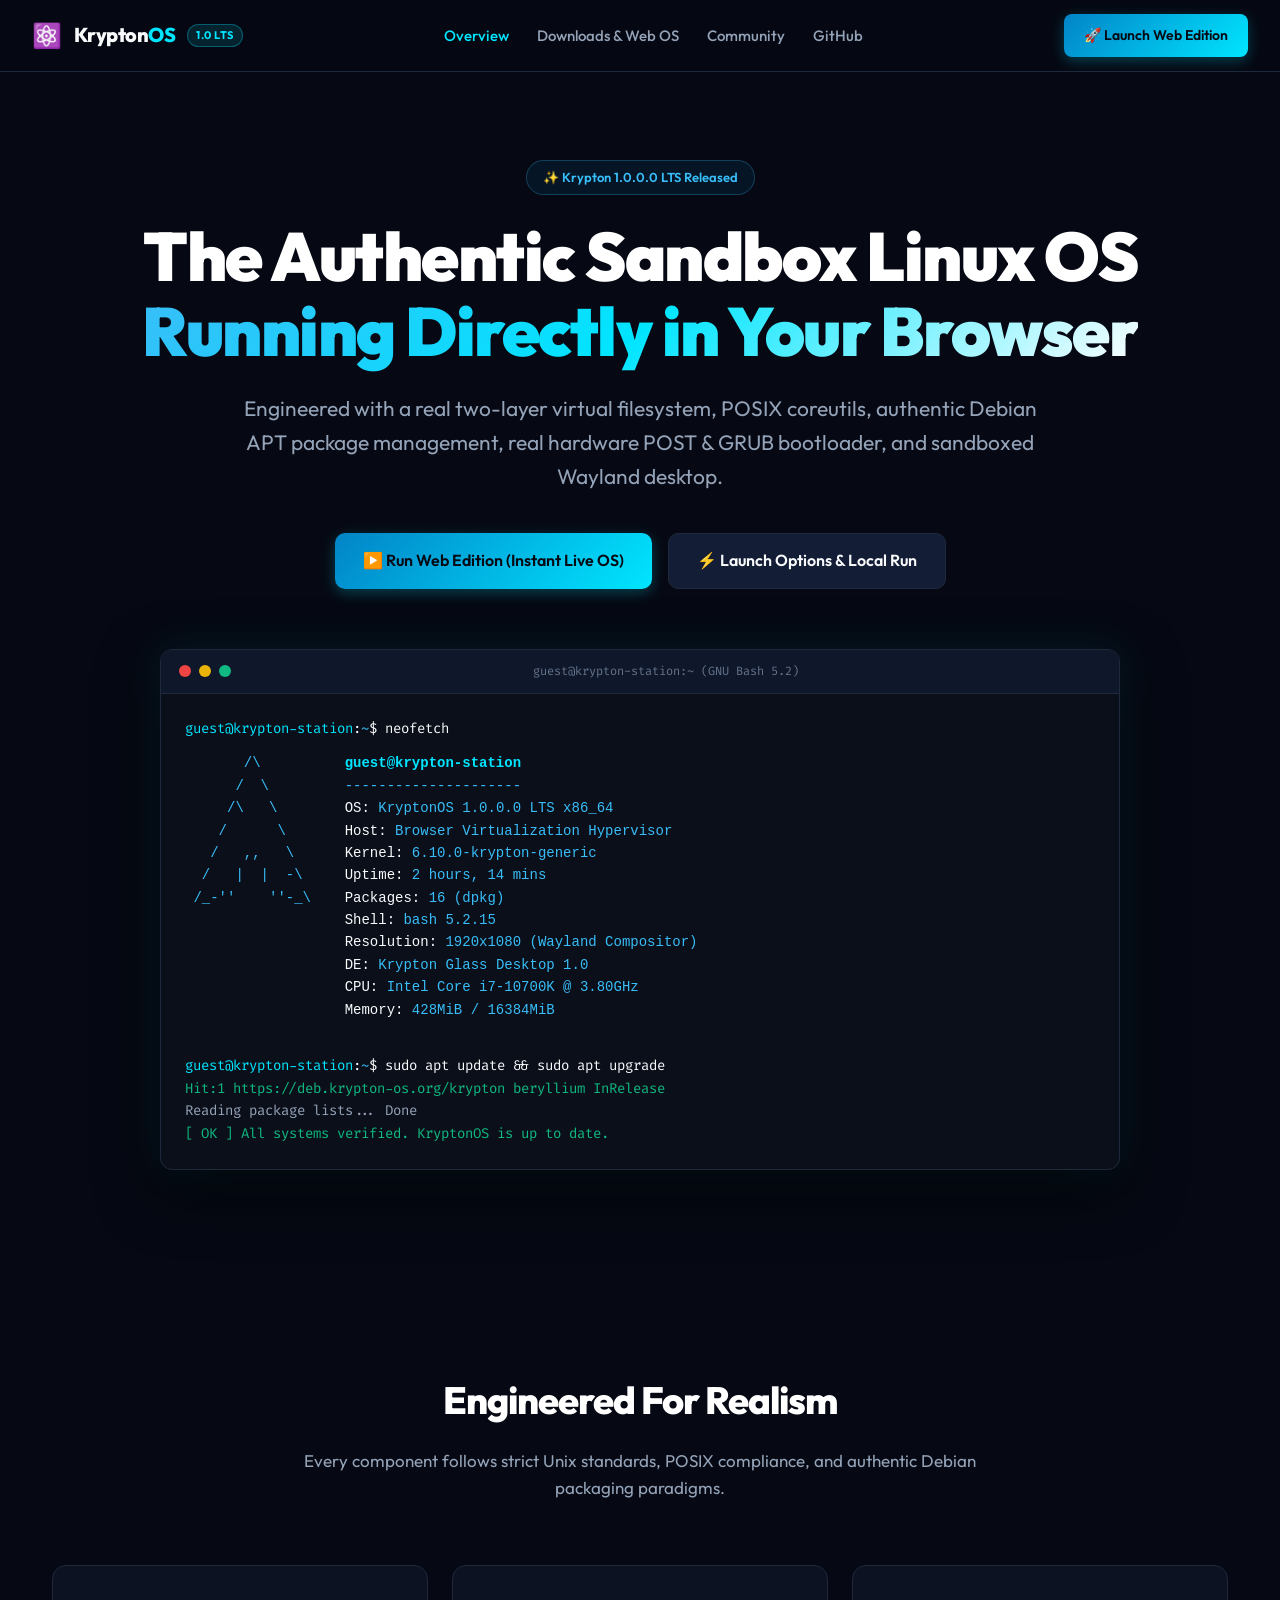
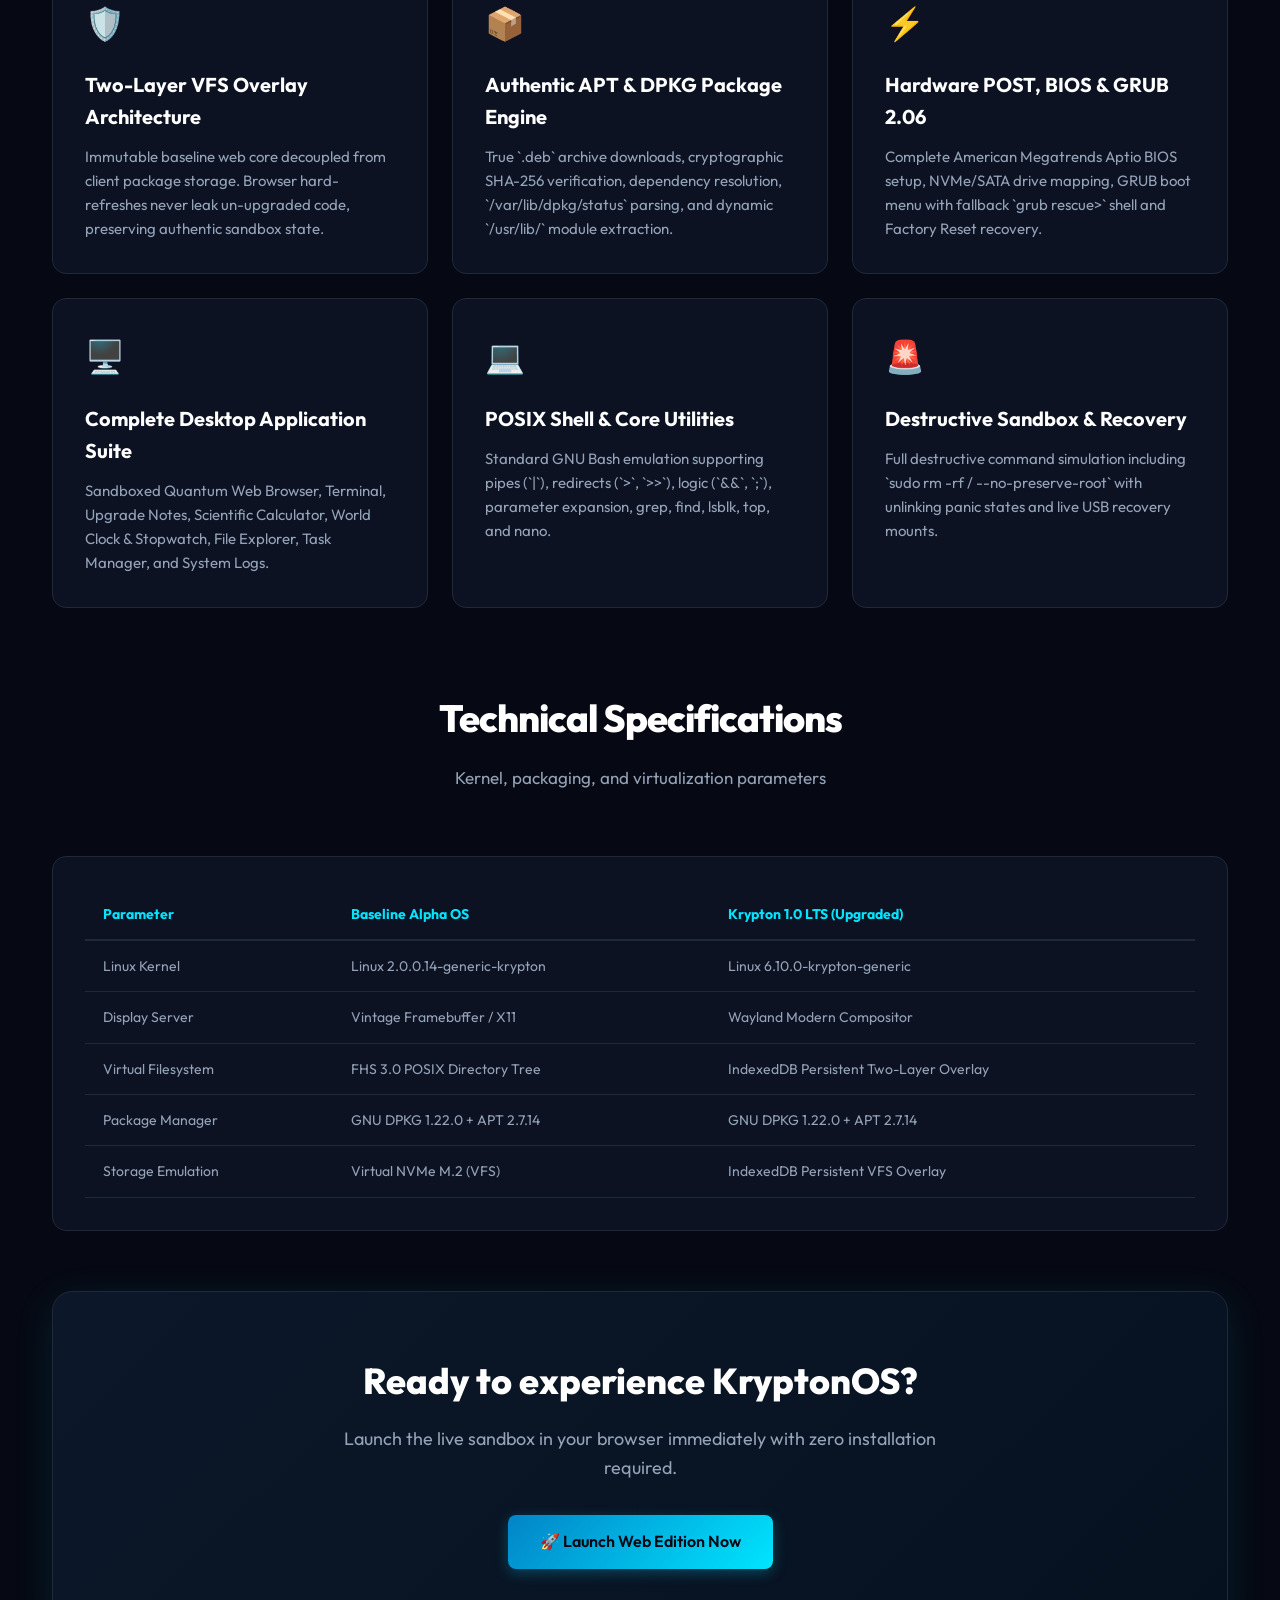
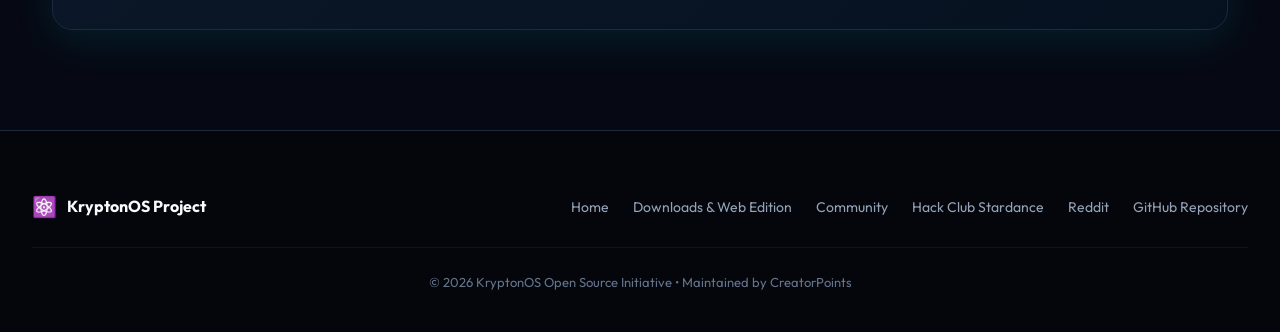
<file: krypton.html>
<!DOCTYPE html>
<html lang="en">
<head>
    <meta charset="UTF-8">
    <meta name="viewport" content="width=device-width, initial-scale=1.0">
    <title>KryptonOS 1.0 LTS - Realistic Linux Sandbox & Desktop Simulator</title>
    <meta name="description" content="KryptonOS is an authentic, production-grade Linux sandbox operating system simulator in your browser with real VFS, APT packaging, BIOS/GRUB boot, and Wayland desktop.">
    <link rel="icon" href="data:image/svg+xml,<svg xmlns=%22http://www.w3.org/2000/svg%22 viewBox=%220%22%3E<text y=%2226%22 font-size=%2228%22>⚛️</text></svg>">
    <link rel="preconnect" href="https://fonts.googleapis.com">
    <link rel="preconnect" href="https://fonts.gstatic.com" crossorigin>
    <link href="https://fonts.googleapis.com/css2?family=Fira+Code:wght@400;500;700&family=Outfit:wght@300;400;500;600;700;800;900&family=Plus+Jakarta+Sans:wght@400;500;600;700&display=swap" rel="stylesheet">
    <style>
        :root {
            --bg-base: #060913;
            --bg-surface: #0c1222;
            --bg-surface-elevated: #131d35;
            --border-color: #1e293b;
            --border-hover: #38bdf8;
            --text-primary: #f8fafc;
            --text-secondary: #94a3b8;
            --text-muted: #64748b;
            --cyan-primary: #00e5ff;
            --blue-accent: #0284c7;
            --green-success: #10b981;
            --font-sans: 'Outfit', -apple-system, BlinkMacSystemFont, sans-serif;
            --font-mono: 'Fira Code', monospace;
        }

        * {
            box-sizing: border-box;
            margin: 0;
            padding: 0;
        }

        body {
            background-color: var(--bg-base);
            color: var(--text-primary);
            font-family: var(--font-sans);
            line-height: 1.6;
            overflow-x: hidden;
            -webkit-font-smoothing: antialiased;
        }

        /* Navigation Bar */
        .navbar {
            position: fixed;
            top: 0;
            left: 0;
            right: 0;
            height: 72px;
            background: rgba(6, 9, 19, 0.85);
            backdrop-filter: blur(16px);
            border-bottom: 1px solid var(--border-color);
            z-index: 1000;
            display: flex;
            align-items: center;
            justify-content: space-between;
            padding: 0 32px;
        }

        .nav-brand {
            display: flex;
            align-items: center;
            gap: 12px;
            text-decoration: none;
            color: var(--text-primary);
            font-weight: 800;
            font-size: 20px;
            letter-spacing: -0.5px;
        }

        .nav-brand span.logo-atom {
            font-size: 24px;
        }

        .nav-badge {
            font-size: 11px;
            font-weight: 700;
            background: rgba(0, 229, 255, 0.12);
            color: var(--cyan-primary);
            border: 1px solid rgba(0, 229, 255, 0.3);
            padding: 2px 8px;
            border-radius: 20px;
            text-transform: uppercase;
            letter-spacing: 0.5px;
        }

        .nav-links {
            display: flex;
            align-items: center;
            gap: 28px;
            list-style: none;
        }

        .nav-links a {
            color: var(--text-secondary);
            text-decoration: none;
            font-size: 15px;
            font-weight: 500;
            transition: color 0.2s ease;
        }

        .nav-links a:hover,
        .nav-links a.active {
            color: var(--cyan-primary);
        }

        .nav-cta {
            display: flex;
            align-items: center;
            gap: 12px;
        }

        .btn {
            display: inline-flex;
            align-items: center;
            justify-content: center;
            gap: 8px;
            padding: 10px 20px;
            border-radius: 8px;
            font-weight: 600;
            font-size: 14px;
            text-decoration: none;
            cursor: pointer;
            transition: all 0.2s cubic-bezier(0.16, 1, 0.3, 1);
            border: none;
        }

        .btn-primary {
            background: linear-gradient(135deg, #0284c7 0%, #00e5ff 100%);
            color: #060913;
            box-shadow: 0 4px 14px rgba(0, 229, 255, 0.25);
        }

        .btn-primary:hover {
            transform: translateY(-2px);
            box-shadow: 0 6px 20px rgba(0, 229, 255, 0.4);
        }

        .btn-secondary {
            background: var(--bg-surface-elevated);
            color: var(--text-primary);
            border: 1px solid var(--border-color);
        }

        .btn-secondary:hover {
            border-color: var(--cyan-primary);
            background: #1e293b;
        }

        /* Hero Section */
        .hero {
            padding: 160px 32px 100px;
            max-width: 1240px;
            margin: 0 auto;
            text-align: center;
        }

        .hero-pill {
            display: inline-flex;
            align-items: center;
            gap: 8px;
            padding: 6px 16px;
            border-radius: 30px;
            background: rgba(2, 132, 199, 0.1);
            border: 1px solid rgba(56, 189, 248, 0.25);
            color: #38bdf8;
            font-size: 13px;
            font-weight: 600;
            margin-bottom: 24px;
        }

        .hero h1 {
            font-size: clamp(38px, 6vw, 68px);
            font-weight: 900;
            line-height: 1.1;
            letter-spacing: -1.5px;
            margin-bottom: 24px;
            color: #ffffff;
        }

        .hero h1 span.gradient-text {
            background: linear-gradient(135deg, #38bdf8 0%, #00e5ff 50%, #ffffff 100%);
            -webkit-background-clip: text;
            -webkit-text-fill-color: transparent;
        }

        .hero p.hero-desc {
            font-size: clamp(17px, 2vw, 21px);
            color: var(--text-secondary);
            max-width: 820px;
            margin: 0 auto 40px;
            font-weight: 400;
        }

        .hero-actions {
            display: flex;
            justify-content: center;
            gap: 16px;
            margin-bottom: 60px;
            flex-wrap: wrap;
        }

        .hero-actions .btn {
            padding: 14px 28px;
            font-size: 16px;
            border-radius: 10px;
        }

        /* Interactive Showcase Mockup */
        .terminal-mockup {
            max-width: 960px;
            margin: 0 auto;
            background: #0b0f19;
            border: 1px solid var(--border-color);
            border-radius: 12px;
            box-shadow: 0 20px 60px rgba(0, 0, 0, 0.6), 0 0 40px rgba(0, 229, 255, 0.1);
            overflow: hidden;
            text-align: left;
        }

        .mockup-header {
            background: #0f172a;
            padding: 12px 18px;
            display: flex;
            align-items: center;
            justify-content: space-between;
            border-bottom: 1px solid var(--border-color);
        }

        .mockup-dots {
            display: flex;
            gap: 8px;
        }

        .mockup-dot {
            width: 12px;
            height: 12px;
            border-radius: 50%;
        }

        .mockup-title {
            font-family: var(--font-mono);
            font-size: 12px;
            color: var(--text-muted);
        }

        .mockup-body {
            padding: 24px;
            font-family: var(--font-mono);
            font-size: 14px;
            line-height: 1.6;
            color: #f8fafc;
            overflow-x: auto;
        }

        /* Features Section */
        .section {
            padding: 100px 32px;
            max-width: 1240px;
            margin: 0 auto;
        }

        .section-header {
            text-align: center;
            margin-bottom: 64px;
        }

        .section-header h2 {
            font-size: 38px;
            font-weight: 800;
            letter-spacing: -1px;
            color: #ffffff;
            margin-bottom: 16px;
        }

        .section-header p {
            font-size: 17px;
            color: var(--text-secondary);
            max-width: 680px;
            margin: 0 auto;
        }

        .feature-grid {
            display: grid;
            grid-template-columns: repeat(auto-fit, minmax(340px, 1fr));
            gap: 24px;
        }

        .feature-card {
            background: var(--bg-surface);
            border: 1px solid var(--border-color);
            border-radius: 14px;
            padding: 32px;
            transition: all 0.25s ease;
            display: flex;
            flex-direction: column;
        }

        .feature-card:hover {
            transform: translateY(-4px);
            border-color: rgba(0, 229, 255, 0.4);
            box-shadow: 0 12px 30px rgba(0, 0, 0, 0.4);
        }

        .feature-icon {
            font-size: 32px;
            margin-bottom: 20px;
        }

        .feature-card h3 {
            font-size: 20px;
            font-weight: 700;
            margin-bottom: 12px;
            color: #ffffff;
        }

        .feature-card p {
            font-size: 15px;
            color: var(--text-secondary);
            line-height: 1.6;
        }

        /* Architecture Specs Table */
        .spec-container {
            background: var(--bg-surface);
            border: 1px solid var(--border-color);
            border-radius: 14px;
            padding: 32px;
            overflow-x: auto;
        }

        .spec-table {
            width: 100%;
            border-collapse: collapse;
            font-size: 14px;
            text-align: left;
        }

        .spec-table th {
            padding: 14px 18px;
            color: var(--cyan-primary);
            font-weight: 700;
            border-bottom: 2px solid var(--border-color);
        }

        .spec-table td {
            padding: 14px 18px;
            border-bottom: 1px solid var(--border-color);
            color: var(--text-secondary);
        }

        .spec-table tr:hover td {
            background: rgba(255, 255, 255, 0.02);
            color: var(--text-primary);
        }

        /* Call To Action Banner */
        .cta-banner {
            background: linear-gradient(135deg, #0c1829 0%, #061120 100%);
            border: 1px solid var(--border-color);
            border-radius: 20px;
            padding: 60px 40px;
            text-align: center;
            margin-top: 60px;
            box-shadow: 0 10px 40px rgba(0, 229, 255, 0.1);
        }

        .cta-banner h2 {
            font-size: 36px;
            font-weight: 800;
            margin-bottom: 16px;
            color: #ffffff;
        }

        .cta-banner p {
            font-size: 18px;
            color: var(--text-secondary);
            margin-bottom: 32px;
            max-width: 600px;
            margin-left: auto;
            margin-right: auto;
        }

        /* Footer */
        footer {
            border-top: 1px solid var(--border-color);
            padding: 60px 32px 40px;
            background: #04060c;
        }

        .footer-content {
            max-width: 1240px;
            margin: 0 auto;
            display: flex;
            justify-content: space-between;
            align-items: center;
            flex-wrap: wrap;
            gap: 24px;
        }

        .footer-brand {
            display: flex;
            align-items: center;
            gap: 10px;
            font-weight: 700;
            color: var(--text-primary);
        }

        .footer-links {
            display: flex;
            gap: 24px;
            list-style: none;
        }

        .footer-links a {
            color: var(--text-secondary);
            text-decoration: none;
            font-size: 14px;
            transition: color 0.2s ease;
        }

        .footer-links a:hover {
            color: var(--cyan-primary);
        }

        .footer-copy {
            color: var(--text-muted);
            font-size: 13px;
            margin-top: 24px;
            text-align: center;
            border-top: 1px solid rgba(255, 255, 255, 0.05);
            padding-top: 24px;
        }

        @media (max-width: 768px) {
            .navbar {
                padding: 0 20px;
            }
            .nav-links {
                display: none;
            }
            .hero {
                padding-top: 120px;
            }
        }
    </style>
</head>
<body>

    <!-- Top Navigation -->
    <nav class="navbar">
        <a href="/krypton" class="nav-brand">
            <span class="logo-atom">⚛️</span>
            <span>Krypton<span style="color: var(--cyan-primary);">OS</span></span>
            <span class="nav-badge">1.0 LTS</span>
        </a>
        <ul class="nav-links">
            <li><a href="/krypton" class="active">Overview</a></li>
            <li><a href="/downloads">Downloads & Web OS</a></li>
            <li><a href="/community">Community</a></li>
            <li><a href="https://github.com/CreatorPoints/Krypton-OS" target="_blank">GitHub</a></li>
        </ul>
        <div class="nav-cta">
            <a href="/" class="btn btn-primary">
                <span>🚀 Launch Web Edition</span>
            </a>
        </div>
    </nav>

    <!-- Main Hero -->
    <header class="hero">
        <div class="hero-pill">
            <span>✨ Krypton 1.0.0.0 LTS Released</span>
        </div>
        <h1>The Authentic Sandbox Linux OS<br><span class="gradient-text">Running Directly in Your Browser</span></h1>
        <p class="hero-desc">
            Engineered with a real two-layer virtual filesystem, POSIX coreutils, authentic Debian APT package management, real hardware POST & GRUB bootloader, and sandboxed Wayland desktop.
        </p>
        <div class="hero-actions">
            <a href="/" class="btn btn-primary">
                <span>▶️ Run Web Edition (Instant Live OS)</span>
            </a>
            <a href="/downloads" class="btn btn-secondary">
                <span>⚡ Launch Options & Local Run</span>
            </a>
        </div>

        <!-- Terminal Showcase -->
        <div class="terminal-mockup">
            <div class="mockup-header">
                <div class="mockup-dots">
                    <span class="mockup-dot" style="background: #ef4444;"></span>
                    <span class="mockup-dot" style="background: #eab308;"></span>
                    <span class="mockup-dot" style="background: #10b981;"></span>
                </div>
                <div class="mockup-title">guest@krypton-station:~ (GNU Bash 5.2)</div>
                <div></div>
            </div>
            <div class="mockup-body">
                <p><span style="color: #00e5ff;">guest@krypton-station</span>:<span style="color: #38bdf8;">~</span>$ neofetch</p>
                <pre style="color: #38bdf8; margin: 12px 0;">
       /\          <span style="color: #00e5ff; font-weight: bold;">guest@krypton-station</span>
      /  \         ---------------------
     /\   \        <span style="color: #f8fafc;">OS:</span> KryptonOS 1.0.0.0 LTS x86_64
    /      \       <span style="color: #f8fafc;">Host:</span> Browser Virtualization Hypervisor
   /   ,,   \      <span style="color: #f8fafc;">Kernel:</span> 6.10.0-krypton-generic
  /   |  |  -\     <span style="color: #f8fafc;">Uptime:</span> 2 hours, 14 mins
 /_-''    ''-_\    <span style="color: #f8fafc;">Packages:</span> 16 (dpkg)
                   <span style="color: #f8fafc;">Shell:</span> bash 5.2.15
                   <span style="color: #f8fafc;">Resolution:</span> 1920x1080 (Wayland Compositor)
                   <span style="color: #f8fafc;">DE:</span> Krypton Glass Desktop 1.0
                   <span style="color: #f8fafc;">CPU:</span> Intel Core i7-10700K @ 3.80GHz
                   <span style="color: #f8fafc;">Memory:</span> 428MiB / 16384MiB
                </pre>
                <p><span style="color: #00e5ff;">guest@krypton-station</span>:<span style="color: #38bdf8;">~</span>$ sudo apt update && sudo apt upgrade</p>
                <p style="color: #10b981;">Hit:1 https://deb.krypton-os.org/krypton beryllium InRelease</p>
                <p style="color: #94a3b8;">Reading package lists... Done</p>
                <p style="color: #10b981;">[ OK ] All systems verified. KryptonOS is up to date.</p>
            </div>
        </div>
    </header>

    <!-- Architecture & Features -->
    <section class="section" id="features">
        <div class="section-header">
            <h2>Engineered For Realism</h2>
            <p>Every component follows strict Unix standards, POSIX compliance, and authentic Debian packaging paradigms.</p>
        </div>

        <div class="feature-grid">
            <div class="feature-card">
                <div class="feature-icon">🛡️</div>
                <h3>Two-Layer VFS Overlay Architecture</h3>
                <p>Immutable baseline web core decoupled from client package storage. Browser hard-refreshes never leak un-upgraded code, preserving authentic sandbox state.</p>
            </div>

            <div class="feature-card">
                <div class="feature-icon">📦</div>
                <h3>Authentic APT & DPKG Package Engine</h3>
                <p>True `.deb` archive downloads, cryptographic SHA-256 verification, dependency resolution, `/var/lib/dpkg/status` parsing, and dynamic `/usr/lib/` module extraction.</p>
            </div>

            <div class="feature-card">
                <div class="feature-icon">⚡</div>
                <h3>Hardware POST, BIOS & GRUB 2.06</h3>
                <p>Complete American Megatrends Aptio BIOS setup, NVMe/SATA drive mapping, GRUB boot menu with fallback `grub rescue>` shell and Factory Reset recovery.</p>
            </div>

            <div class="feature-card">
                <div class="feature-icon">🖥️</div>
                <h3>Complete Desktop Application Suite</h3>
                <p>Sandboxed Quantum Web Browser, Terminal, Upgrade Notes, Scientific Calculator, World Clock & Stopwatch, File Explorer, Task Manager, and System Logs.</p>
            </div>

            <div class="feature-card">
                <div class="feature-icon">💻</div>
                <h3>POSIX Shell & Core Utilities</h3>
                <p>Standard GNU Bash emulation supporting pipes (`|`), redirects (`>`, `>>`), logic (`&&`, `;`), parameter expansion, grep, find, lsblk, top, and nano.</p>
            </div>

            <div class="feature-card">
                <div class="feature-icon">🚨</div>
                <h3>Destructive Sandbox & Recovery</h3>
                <p>Full destructive command simulation including `sudo rm -rf / --no-preserve-root` with unlinking panic states and live USB recovery mounts.</p>
            </div>
        </div>

        <!-- Technical Specifications Table -->
        <div style="margin-top: 80px;">
            <div class="section-header">
                <h2>Technical Specifications</h2>
                <p>Kernel, packaging, and virtualization parameters</p>
            </div>
            <div class="spec-container">
                <table class="spec-table">
                    <thead>
                        <tr>
                            <th>Parameter</th>
                            <th>Baseline Alpha OS</th>
                            <th>Krypton 1.0 LTS (Upgraded)</th>
                        </tr>
                    </thead>
                    <tbody>
                        <tr>
                            <td>Linux Kernel</td>
                            <td>Linux 2.0.0.14-generic-krypton</td>
                            <td>Linux 6.10.0-krypton-generic</td>
                        </tr>
                        <tr>
                            <td>Display Server</td>
                            <td>Vintage Framebuffer / X11</td>
                            <td>Wayland Modern Compositor</td>
                        </tr>
                        <tr>
                            <td>Virtual Filesystem</td>
                            <td>FHS 3.0 POSIX Directory Tree</td>
                            <td>IndexedDB Persistent Two-Layer Overlay</td>
                        </tr>
                        <tr>
                            <td>Package Manager</td>
                            <td>GNU DPKG 1.22.0 + APT 2.7.14</td>
                            <td>GNU DPKG 1.22.0 + APT 2.7.14</td>
                        </tr>
                        <tr>
                            <td>Storage Emulation</td>
                            <td>Virtual NVMe M.2 (VFS)</td>
                            <td>IndexedDB Persistent VFS Overlay</td>
                        </tr>
                    </tbody>
                </table>
            </div>
        </div>

        <!-- Call To Action -->
        <div class="cta-banner">
            <h2>Ready to experience KryptonOS?</h2>
            <p>Launch the live sandbox in your browser immediately with zero installation required.</p>
            <a href="/" class="btn btn-primary" style="padding: 14px 32px; font-size: 16px;">
                <span>🚀 Launch Web Edition Now</span>
            </a>
        </div>
    </section>

    <!-- Footer -->
    <footer>
        <div class="footer-content">
            <div class="footer-brand">
                <span style="font-size: 20px;">⚛️</span>
                <span>KryptonOS Project</span>
            </div>
            <ul class="footer-links">
                <li><a href="/krypton">Home</a></li>
                <li><a href="/downloads">Downloads & Web Edition</a></li>
                <li><a href="/community">Community</a></li>
                <li><a href="https://stardance.hackclub.com/projects/50415" target="_blank">Hack Club Stardance</a></li>
                <li><a href="https://www.reddit.com/r/KryptonOS" target="_blank">Reddit</a></li>
                <li><a href="https://github.com/CreatorPoints/Krypton-OS" target="_blank">GitHub Repository</a></li>
            </ul>
        </div>
        <div class="footer-copy">
            <p>© 2026 KryptonOS Open Source Initiative • Maintained by CreatorPoints</p>
        </div>
    </footer>

</body>
</html>
</file>
<file: css/main.css>
/* ==========================================================================
   PhotonOS - Main Design System & Base Variables
   ========================================================================== */

:root {
    /* Color Palette - Cyber Neon Dark Mode */
    --bg-dark: #0b0d19;
    --bg-surface: rgba(18, 22, 40, 0.75);
    --bg-surface-solid: #121628;
    --bg-glass: rgba(22, 28, 52, 0.65);
    --bg-glass-hover: rgba(35, 45, 80, 0.75);
    --bg-active: rgba(45, 60, 110, 0.85);

    --border-color: rgba(255, 255, 255, 0.12);
    --border-glow: rgba(0, 229, 255, 0.4);

    --accent-primary: #00e5ff;
    --accent-primary-hover: #33ebff;
    --accent-secondary: #ff007f;
    --accent-tertiary: #a855f7;
    --accent-success: #10b981;
    --accent-warning: #f59e0b;
    --accent-danger: #ef4444;

    --text-primary: #f8fafc;
    --text-secondary: #94a3b8;
    --text-muted: #64748b;
    --text-glow: 0 0 10px rgba(0, 229, 255, 0.5);

    /* UI Dimensions & Spacing */
    --taskbar-height: 48px;
    --window-border-radius: 12px;
    --glass-backdrop-blur: blur(16px);
    --shadow-window: 0 20px 50px rgba(0, 0, 0, 0.6), 0 0 20px rgba(0, 229, 255, 0.15);
    --shadow-dropdown: 0 10px 30px rgba(0, 0, 0, 0.5);

    /* Fonts */
    --font-sans: 'Outfit', -apple-system, BlinkMacSystemFont, 'Segoe UI', Roboto, sans-serif;
    --font-mono: 'Fira Code', monospace;
    --font-retro: 'VT323', monospace;

    /* Transitions */
    --transition-fast: 0.15s cubic-bezier(0.4, 0, 0.2, 1);
    --transition-normal: 0.25s cubic-bezier(0.4, 0, 0.2, 1);
    --transition-bounce: 0.4s cubic-bezier(0.34, 1.56, 0.64, 1);
}

/* Theme Options */
body.theme-cyberpunk {
    --bg-dark: #0a0b16;
    --accent-primary: #00f0ff;
    --accent-secondary: #ff0055;
}

body.theme-synthwave {
    --bg-dark: #1a0b2e;
    --accent-primary: #ff71ce;
    --accent-secondary: #01cdfe;
}

body.theme-matrix {
    --bg-dark: #051409;
    --accent-primary: #00ff66;
    --accent-secondary: #008833;
}

/* CSS Reset & Base */
* {
    box-sizing: border-box;
    margin: 0;
    padding: 0;
    user-select: none;
    -webkit-user-select: none;
}

html, body {
    width: 100vw;
    height: 100vh;
    overflow: hidden;
    background-color: var(--bg-dark);
    font-family: var(--font-sans);
    color: var(--text-primary);
    -webkit-font-smoothing: antialiased;
}

/* Scrollbar Styling */
::-webkit-scrollbar {
    width: 8px;
    height: 8px;
}

::-webkit-scrollbar-track {
    background: rgba(0, 0, 0, 0.2);
}

::-webkit-scrollbar-thumb {
    background: rgba(255, 255, 255, 0.2);
    border-radius: 4px;
}

::-webkit-scrollbar-thumb:hover {
    background: var(--accent-primary);
}

/* General Input / Button overrides */
input, textarea, button, select {
    font-family: inherit;
    font-size: 14px;
    outline: none;
}

button {
    cursor: pointer;
    border: none;
    background: transparent;
}

/* Toast Notifications */
#toast-container {
    position: fixed;
    top: 20px;
    right: 20px;
    z-index: 999999;
    display: flex;
    flex-direction: column;
    gap: 10px;
    pointer-events: none;
}

.toast {
    pointer-events: auto;
    min-width: 280px;
    max-width: 380px;
    padding: 14px 18px;
    background: var(--bg-surface-solid);
    border: 1px solid var(--border-color);
    border-left: 4px solid var(--accent-primary);
    border-radius: 8px;
    box-shadow: 0 10px 25px rgba(0, 0, 0, 0.5);
    backdrop-filter: var(--glass-backdrop-blur);
    color: var(--text-primary);
    display: flex;
    align-items: flex-start;
    gap: 12px;
    animation: toastIn 0.3s cubic-bezier(0.175, 0.885, 0.32, 1.275) forwards;
    transition: opacity 0.3s ease, transform 0.3s ease;
}

.toast.toast-warning { border-left-color: var(--accent-warning); }
.toast.toast-danger { border-left-color: var(--accent-danger); }
.toast.toast-success { border-left-color: var(--accent-success); }
.toast.toast-glitch { border-left-color: var(--accent-secondary); animation: glitchToast 0.2s infinite; }

.toast-icon {
    font-size: 20px;
    line-height: 1;
}

.toast-content {
    flex: 1;
}

.toast-title {
    font-weight: 600;
    font-size: 14px;
    margin-bottom: 2px;
}

.toast-message {
    font-size: 12px;
    color: var(--text-secondary);
    line-height: 1.4;
}

.toast-close {
    color: var(--text-muted);
    font-size: 16px;
    background: none;
    border: none;
    cursor: pointer;
}

.toast-close:hover {
    color: var(--text-primary);
}

@keyframes toastIn {
    from {
        opacity: 0;
        transform: translateX(50px) scale(0.9);
    }
    to {
        opacity: 1;
        transform: translateX(0) scale(1);
    }
}

/* Glass Utility Classes */
.glass-panel {
    background: var(--bg-glass);
    backdrop-filter: var(--glass-backdrop-blur);
    border: 1px solid var(--border-color);
    border-radius: var(--window-border-radius);
}

.hidden {
    display: none !important;
}
</file>
<file: css/desktop.css>
/* ==========================================================================
   KryptonOS - Modern Wayland / Libadwaita Desktop Environment & Taskbar
   ========================================================================== */

#desktop-environment {
    position: relative;
    width: 100vw;
    height: 100vh;
    overflow: hidden;
    background: #080a14 url("../assets/wallpapers/krypton_aurora.svg") no-repeat center center / cover;
    font-family: var(--font-sans);
    user-select: none;
    transition: background 0.3s ease;
}

/* Wallpaper Canvas Overlay */
#wallpaper-canvas {
    position: absolute;
    top: 0;
    left: 0;
    width: 100%;
    height: calc(100% - 46px);
    z-index: 1;
    pointer-events: none;
    transform: translateZ(0);
    contain: strict;
}

/* Drag and Drop Wallpaper Overlay Indicator */
.desktop-drop-indicator {
    position: absolute;
    inset: 16px;
    border: 2px dashed var(--accent-primary);
    border-radius: 16px;
    background: rgba(0, 229, 255, 0.08);
    backdrop-filter: blur(12px);
    z-index: 99999;
    display: none;
    flex-direction: column;
    align-items: center;
    justify-content: center;
    color: #ffffff;
    font-family: var(--font-sans);
    gap: 12px;
    pointer-events: none;
    animation: pulseBorder 1.5s infinite ease-in-out;
}

.desktop-drop-indicator.active {
    display: flex;
}

.desktop-drop-indicator .drop-icon {
    font-size: 48px;
}

.desktop-drop-indicator .drop-title {
    font-size: 22px;
    font-weight: 800;
    color: var(--accent-primary);
    letter-spacing: 0.5px;
}

.desktop-drop-indicator .drop-sub {
    font-size: 14px;
    color: #94a3b8;
}

@keyframes pulseBorder {
    0%, 100% { border-color: rgba(0, 229, 255, 0.4); }
    50% { border-color: rgba(0, 229, 255, 0.9); }
}

/* Modern Desktop Grid & Freeform Icon Layer */
.desktop-grid {
    position: absolute;
    top: 0;
    left: 0;
    width: 100%;
    height: calc(100% - 46px);
    z-index: 10;
    pointer-events: auto;
    overflow: hidden;
}

.desktop-icon {
    position: absolute;
    width: 86px;
    display: flex;
    flex-direction: column;
    align-items: center;
    gap: 6px;
    padding: 8px 6px;
    cursor: pointer;
    border-radius: 10px;
    border: 1px solid transparent;
    pointer-events: auto;
    user-select: none;
    -webkit-user-select: none;
    touch-action: none;
    transition: background 0.18s ease, border-color 0.18s ease, box-shadow 0.18s ease, transform 0.18s ease;
}

.desktop-icon:hover {
    background: rgba(255, 255, 255, 0.08);
    border-color: rgba(255, 255, 255, 0.18);
    backdrop-filter: blur(8px);
    transform: translateY(-2px);
}

.desktop-icon.selected {
    background: rgba(0, 229, 255, 0.18);
    border-color: var(--accent-primary);
    box-shadow: 0 0 12px rgba(0, 229, 255, 0.28);
}

.desktop-icon.dragging {
    cursor: grabbing !important;
    opacity: 0.92;
    z-index: 99 !important;
    transform: scale(1.06) translateY(-4px);
    box-shadow: 0 14px 30px rgba(0, 0, 0, 0.5), 0 0 20px rgba(0, 229, 255, 0.4);
    border-color: rgba(0, 229, 255, 0.8);
    background: rgba(0, 229, 255, 0.22);
    backdrop-filter: blur(12px);
    transition: none !important;
}

.desktop-icon.snapping {
    transition: left 0.22s cubic-bezier(0.2, 0.95, 0.3, 1), top 0.22s cubic-bezier(0.2, 0.95, 0.3, 1), transform 0.18s ease !important;
}

/* Grid Slot Target Ghost Box */
.desktop-grid-ghost {
    position: absolute;
    width: 86px;
    height: 94px;
    border: 2px dashed rgba(0, 229, 255, 0.45);
    border-radius: 10px;
    background: rgba(0, 229, 255, 0.08);
    pointer-events: none;
    z-index: 5;
    transition: left 0.12s cubic-bezier(0.2, 0.8, 0.3, 1), top 0.12s cubic-bezier(0.2, 0.8, 0.3, 1), opacity 0.15s ease;
    opacity: 0;
    box-sizing: border-box;
}

.desktop-grid-ghost.active {
    opacity: 1;
}

.icon-image {
    font-size: 38px;
    line-height: 1;
    filter: drop-shadow(0 4px 8px rgba(0, 0, 0, 0.4));
    transition: transform 0.18s ease;
}

.desktop-icon:hover .icon-image {
    transform: scale(1.08);
}

.icon-label {
    font-size: 12px;
    font-weight: 500;
    color: #f8fafc;
    text-align: center;
    text-shadow: 0 1px 3px rgba(0, 0, 0, 0.9), 0 2px 6px rgba(0, 0, 0, 0.6);
    padding: 2px 4px;
    font-family: var(--font-sans);
    letter-spacing: 0.2px;
    line-height: 1.2;
    word-break: break-word;
}

/* ==========================================================================
   Modern Taskbar / Panel (Wayland / Plasma / GNOME Style)
   ========================================================================== */
.taskbar {
    position: absolute;
    bottom: 0;
    left: 0;
    width: 100%;
    height: 46px;
    z-index: 9999;
    background: rgba(13, 16, 28, 0.82);
    backdrop-filter: blur(24px) saturate(180%);
    -webkit-backdrop-filter: blur(24px) saturate(180%);
    border-top: 1px solid rgba(255, 255, 255, 0.12);
    box-shadow: 0 -4px 30px rgba(0, 0, 0, 0.5);
    display: flex;
    align-items: center;
    padding: 0 12px;
    gap: 8px;
    box-sizing: border-box;
}

/* Modern App Launcher / Start Button */
.start-button {
    display: flex;
    align-items: center;
    gap: 8px;
    padding: 6px 14px;
    background: rgba(0, 229, 255, 0.12);
    border: 1px solid rgba(0, 229, 255, 0.35);
    border-radius: 8px;
    color: #ffffff;
    font-weight: 700;
    font-size: 13px;
    font-family: var(--font-sans);
    cursor: pointer;
    transition: all 0.18s cubic-bezier(0.4, 0, 0.2, 1);
}

.start-button:hover {
    background: rgba(0, 229, 255, 0.22);
    border-color: var(--accent-primary);
    box-shadow: 0 0 14px rgba(0, 229, 255, 0.35);
    transform: translateY(-1px);
}

.start-button:active {
    transform: translateY(1px) scale(0.98);
}

.start-button .logo-icon {
    font-size: 16px;
    color: var(--accent-primary);
}

.taskbar-divider {
    width: 1px;
    height: 24px;
    background: rgba(255, 255, 255, 0.12);
    margin: 0 4px;
}

/* Running Taskbar Items Container */
.taskbar-windows,
#taskbar-windows,
#taskbar-apps {
    display: flex;
    align-items: center;
    gap: 8px;
    flex: 1;
    overflow-x: auto;
    overflow-y: hidden;
    padding: 0 4px;
    height: 100%;
}

.taskbar-windows::-webkit-scrollbar,
#taskbar-windows::-webkit-scrollbar,
#taskbar-apps::-webkit-scrollbar {
    display: none;
}

/* Modern Taskbar App Ribbon / Button */
.taskbar-btn,
.taskbar-item {
    display: inline-flex;
    align-items: center;
    gap: 8px;
    padding: 5px 12px;
    height: 32px;
    background: rgba(255, 255, 255, 0.08);
    border: 1px solid rgba(255, 255, 255, 0.16);
    border-radius: 7px;
    color: #ffffff !important;
    font-family: var(--font-sans);
    font-size: 12px;
    font-weight: 500;
    cursor: pointer;
    transition: all 0.18s cubic-bezier(0.4, 0, 0.2, 1);
    max-width: 190px;
    min-width: 90px;
    position: relative;
    user-select: none;
    box-sizing: border-box;
    box-shadow: 0 2px 4px rgba(0, 0, 0, 0.2);
}

.taskbar-btn:hover,
.taskbar-item:hover {
    background: rgba(255, 255, 255, 0.18);
    border-color: rgba(255, 255, 255, 0.35);
    color: #ffffff !important;
    transform: translateY(-1px);
    box-shadow: 0 4px 10px rgba(0, 0, 0, 0.35);
}

.taskbar-btn:active,
.taskbar-item:active {
    transform: translateY(1px) scale(0.98);
}

/* Active / Focused Window Highlight */
.taskbar-btn.active,
.taskbar-item.active {
    background: linear-gradient(180deg, rgba(0, 229, 255, 0.24) 0%, rgba(0, 229, 255, 0.12) 100%) !important;
    border-color: #00e5ff !important;
    color: #ffffff !important;
    font-weight: 700;
    box-shadow: 0 0 14px rgba(0, 229, 255, 0.38), inset 0 1px 0 rgba(255, 255, 255, 0.3);
}

.taskbar-btn.active::after,
.taskbar-item.active::after {
    content: '';
    position: absolute;
    bottom: -1px;
    left: 10px;
    right: 10px;
    height: 3px;
    background: #00e5ff;
    border-radius: 3px 3px 0 0;
    box-shadow: 0 0 8px #00e5ff, 0 0 3px #ffffff;
}

.taskbar-btn .btn-icon,
.taskbar-btn span:first-child,
.taskbar-item .icon {
    font-size: 14px;
    display: inline-flex;
    align-items: center;
    justify-content: center;
    flex-shrink: 0;
    color: #ffffff;
}

.taskbar-btn .btn-title,
.taskbar-item-title {
    overflow: hidden;
    text-overflow: ellipsis;
    white-space: nowrap;
    color: #ffffff !important;
    font-size: 12px;
    line-height: 1.2;
}

.taskbar-btn.active .btn-title,
.taskbar-item.active .taskbar-item-title {
    color: #ffffff !important;
    text-shadow: 0 0 6px rgba(0, 229, 255, 0.6);
}

/* Modern System Tray */
.system-tray {
    margin-left: auto;
    display: flex;
    align-items: center;
    gap: 10px;
    padding: 0 4px;
}

.adblock-badge {
    font-size: 11px;
    font-weight: 700;
    padding: 3px 8px;
    border-radius: 6px;
    border: 1px solid transparent;
    font-family: var(--font-sans);
    transition: all 0.15s ease;
}

.adblock-badge.on {
    background: rgba(16, 185, 129, 0.15);
    border-color: rgba(16, 185, 129, 0.4);
    color: #10b981;
}

.adblock-badge.off {
    background: rgba(239, 68, 68, 0.15);
    border-color: rgba(239, 68, 68, 0.4);
    color: #ef4444;
}

.tray-icon-btn {
    padding: 4px 8px;
    background: rgba(255, 255, 255, 0.05);
    border: 1px solid rgba(255, 255, 255, 0.08);
    border-radius: 6px;
    font-size: 13px;
    color: var(--text-secondary);
    cursor: pointer;
    transition: all 0.15s ease;
    user-select: none;
}

.tray-icon-btn:hover {
    background: rgba(255, 255, 255, 0.12);
    color: #ffffff;
}

/* ==========================================================================
   Taskbar Volume Control Flyout Panel (Plasma / Libadwaita Glassmorphism)
   ========================================================================== */
.tray-sound-flyout {
    position: absolute;
    bottom: 54px;
    right: 110px;
    width: 290px;
    background: rgba(13, 16, 28, 0.94);
    backdrop-filter: blur(28px) saturate(190%);
    -webkit-backdrop-filter: blur(28px) saturate(190%);
    border: 1px solid rgba(0, 229, 255, 0.3);
    border-radius: 14px;
    padding: 14px;
    box-shadow: 0 16px 40px rgba(0, 0, 0, 0.65), 0 0 20px rgba(0, 229, 255, 0.15);
    z-index: 10000;
    display: flex;
    flex-direction: column;
    gap: 12px;
    box-sizing: border-box;
    font-family: var(--font-sans);
    color: #ffffff;
    user-select: none;
    transform-origin: bottom right;
    transition: opacity 0.18s cubic-bezier(0.4, 0, 0.2, 1), transform 0.18s cubic-bezier(0.4, 0, 0.2, 1), visibility 0.18s ease;
}

.tray-sound-flyout.hidden {
    opacity: 0;
    visibility: hidden;
    pointer-events: none;
    transform: scale(0.95) translateY(10px);
}

.sound-flyout-header {
    display: flex;
    align-items: center;
    justify-content: space-between;
    border-bottom: 1px solid rgba(255, 255, 255, 0.08);
    padding-bottom: 8px;
}

.sound-flyout-title {
    display: flex;
    align-items: center;
    gap: 8px;
    font-size: 12.5px;
    font-weight: 700;
    color: #f8fafc;
    letter-spacing: 0.2px;
}

.sound-vol-badge {
    font-size: 12px;
    font-weight: 700;
    font-family: monospace;
    color: var(--accent-primary);
    background: rgba(0, 229, 255, 0.12);
    border: 1px solid rgba(0, 229, 255, 0.3);
    padding: 2px 8px;
    border-radius: 6px;
}

.sound-slider-row {
    display: flex;
    align-items: center;
    gap: 10px;
}

.sound-mute-btn {
    width: 34px;
    height: 34px;
    border-radius: 8px;
    background: rgba(255, 255, 255, 0.08);
    border: 1px solid rgba(255, 255, 255, 0.15);
    color: #ffffff;
    font-size: 15px;
    display: flex;
    align-items: center;
    justify-content: center;
    cursor: pointer;
    transition: all 0.15s ease;
    flex-shrink: 0;
}

.sound-mute-btn:hover {
    background: rgba(0, 229, 255, 0.2);
    border-color: var(--accent-primary);
    transform: scale(1.05);
}

.sound-mute-btn.muted {
    background: rgba(239, 68, 68, 0.18);
    border-color: rgba(239, 68, 68, 0.4);
    color: #ef4444;
}

.sound-slider-track {
    flex: 1;
    display: flex;
    align-items: center;
    position: relative;
}

.sound-slider {
    -webkit-appearance: none;
    appearance: none;
    width: 100%;
    height: 6px;
    border-radius: 4px;
    background: rgba(255, 255, 255, 0.16);
    outline: none;
    cursor: pointer;
    transition: background 0.15s ease;
}

.sound-slider::-webkit-slider-thumb {
    -webkit-appearance: none;
    appearance: none;
    width: 18px;
    height: 18px;
    border-radius: 50%;
    background: #00e5ff;
    border: 2px solid #ffffff;
    box-shadow: 0 0 10px rgba(0, 229, 255, 0.6), 0 2px 4px rgba(0, 0, 0, 0.4);
    cursor: grab;
    transition: transform 0.12s ease, box-shadow 0.12s ease;
}

.sound-slider::-webkit-slider-thumb:hover,
.sound-slider::-webkit-slider-thumb:active {
    transform: scale(1.2);
    box-shadow: 0 0 14px #00e5ff, 0 2px 6px rgba(0, 0, 0, 0.6);
    cursor: grabbing;
}

.sound-presets-row {
    display: flex;
    align-items: center;
    justify-content: space-between;
    gap: 4px;
}

.sound-preset-btn {
    flex: 1;
    padding: 4px 0;
    font-size: 11px;
    font-weight: 600;
    background: rgba(255, 255, 255, 0.05);
    border: 1px solid rgba(255, 255, 255, 0.1);
    border-radius: 6px;
    color: #cbd5e1;
    cursor: pointer;
    transition: all 0.15s ease;
    text-align: center;
}

.sound-preset-btn:hover {
    background: rgba(0, 229, 255, 0.18);
    border-color: rgba(0, 229, 255, 0.4);
    color: #ffffff;
}

.sound-flyout-footer {
    display: flex;
    align-items: center;
    justify-content: space-between;
    border-top: 1px solid rgba(255, 255, 255, 0.08);
    padding-top: 8px;
    font-size: 11.5px;
}

.sound-toggle-label {
    display: flex;
    align-items: center;
    gap: 6px;
    cursor: pointer;
    color: #94a3b8;
}

.sound-toggle-label input {
    cursor: pointer;
    accent-color: #00e5ff;
}

.sound-test-btn {
    padding: 3px 8px;
    background: rgba(0, 229, 255, 0.12);
    border: 1px solid rgba(0, 229, 255, 0.3);
    border-radius: 6px;
    color: #00e5ff;
    font-size: 11px;
    font-weight: 600;
    cursor: pointer;
    transition: all 0.15s ease;
}

.sound-test-btn:hover {
    background: rgba(0, 229, 255, 0.25);
    border-color: var(--accent-primary);
    box-shadow: 0 0 8px rgba(0, 229, 255, 0.3);
}

/* Modern Date & Clock Pill */
.clock-pill {
    display: flex;
    align-items: center;
    gap: 8px;
    padding: 5px 12px;
    background: rgba(255, 255, 255, 0.06);
    border: 1px solid rgba(255, 255, 255, 0.1);
    border-radius: 8px;
    font-family: var(--font-sans);
    font-size: 12px;
    font-weight: 600;
    color: #f8fafc;
    cursor: pointer;
    transition: all 0.18s cubic-bezier(0.4, 0, 0.2, 1);
}

.clock-pill:hover {
    background: rgba(255, 255, 255, 0.12);
    border-color: rgba(0, 229, 255, 0.4);
    box-shadow: 0 0 10px rgba(0, 229, 255, 0.2);
}

.clock-time {
    color: #ffffff;
    font-weight: 700;
}

.clock-date {
    color: #94a3b8;
    font-size: 11px;
    font-weight: 500;
}

/* Linux TTY1 Fullscreen Console Mode */
.tty-screen {
    position: fixed;
    top: 0;
    left: 0;
    width: 100vw;
    height: 100vh;
    background: #000000;
    color: #00ffaa;
    font-family: 'Fira Code', monospace;
    font-size: 15px;
    padding: 28px;
    box-sizing: border-box;
    z-index: 999999;
    overflow-y: auto;
    display: flex;
    flex-direction: column;
}

.tty-screen.hidden {
    display: none !important;
}

.tty-output-line {
    margin-bottom: 4px;
    white-space: pre-wrap;
    word-break: break-all;
    line-height: 1.35;
}

.tty-output-error { color: #ff5555; }
.tty-output-success { color: #55ff55; }
.tty-output-warning { color: #ffff55; }
.tty-output-cyan { color: #00e5ff; }

/* ==========================================================================
   Windows 98 / Retro 90s OS Styling (Krypton Alpha Live USB & Base Mode)
   ========================================================================== */
body.theme-win98 #desktop-environment {
    background: #008080 !important;
    font-family: 'Tahoma', 'MS Sans Serif', 'Segoe UI', sans-serif !important;
}

body.theme-win98 #wallpaper-canvas {
    display: none !important;
}

body.theme-win98 .desktop-grid {
    padding: 0;
}

body.theme-win98 .desktop-icon {
    width: 74px;
    padding: 6px 4px;
    border-radius: 0;
    border: 1px solid transparent;
}

body.theme-win98 .desktop-icon:hover {
    background: rgba(0, 0, 128, 0.4);
}

body.theme-win98 .desktop-icon.selected {
    background: #000080 !important;
    border: 1px dotted #ffff80 !important;
}

body.theme-win98 .desktop-icon.dragging {
    background: #000080 !important;
    border: 1px dashed #ffff80 !important;
    opacity: 0.92;
    z-index: 99 !important;
    transform: none !important;
    box-shadow: 2px 2px 0 #000000 !important;
}

body.theme-win98 .desktop-icon .icon-label {
    color: #ffffff !important;
    font-family: 'Tahoma', 'MS Sans Serif', sans-serif !important;
    font-size: 11px !important;
    font-weight: 500 !important;
    text-shadow: 1px 1px 1px #000 !important;
    background: rgba(0, 0, 0, 0.35);
    padding: 1px 3px;
    border-radius: 2px;
}

body.theme-win98 #taskbar {
    background: #c0c0c0 !important;
    height: 32px !important;
    border-top: 2px solid #ffffff !important;
    border-left: 2px solid #ffffff !important;
    border-right: 2px solid #808080 !important;
    border-bottom: 2px solid #808080 !important;
    padding: 2px 4px !important;
    backdrop-filter: none !important;
    border-radius: 0 !important;
    box-shadow: none !important;
}

body.theme-win98 .start-button {
    background: #c0c0c0 !important;
    border-top: 2px solid #ffffff !important;
    border-left: 2px solid #ffffff !important;
    border-right: 2px solid #404040 !important;
    border-bottom: 2px solid #404040 !important;
    color: #000000 !important;
    font-family: 'Tahoma', 'Segoe UI', sans-serif !important;
    font-weight: 700 !important;
    font-size: 12px !important;
    border-radius: 0 !important;
    height: 24px !important;
    padding: 0 8px !important;
    gap: 5px !important;
    box-shadow: none !important;
}

body.theme-win98 .start-button:active {
    border-top: 2px solid #404040 !important;
    border-left: 2px solid #404040 !important;
    border-right: 2px solid #ffffff !important;
    border-bottom: 2px solid #ffffff !important;
    background: #b0b0b0 !important;
}

body.theme-win98 .taskbar-btn {
    background: #c0c0c0 !important;
    border-top: 2px solid #ffffff !important;
    border-left: 2px solid #ffffff !important;
    border-right: 2px solid #404040 !important;
    border-bottom: 2px solid #404040 !important;
    border-radius: 0 !important;
    color: #000000 !important;
    font-family: 'Tahoma', 'Segoe UI', sans-serif !important;
    font-size: 11px !important;
    height: 24px !important;
    font-weight: 500 !important;
    padding: 0 8px !important;
    backdrop-filter: none !important;
    box-shadow: none !important;
}

body.theme-win98 .taskbar-btn.active {
    background: #dfdfdf !important;
    border-top: 2px solid #404040 !important;
    border-left: 2px solid #404040 !important;
    border-right: 2px solid #ffffff !important;
    border-bottom: 2px solid #ffffff !important;
    font-weight: 700 !important;
}

body.theme-win98 .system-tray {
    border-top: 1px solid #808080 !important;
    border-left: 1px solid #808080 !important;
    border-right: 1px solid #ffffff !important;
    border-bottom: 1px solid #ffffff !important;
    background: #c0c0c0 !important;
    color: #000000 !important;
    height: 24px !important;
    padding: 0 6px !important;
    border-radius: 0 !important;
    gap: 6px !important;
}

body.theme-win98 .clock-pill {
    background: transparent !important;
    color: #000000 !important;
    border: none !important;
    padding: 0 !important;
    font-size: 11px !important;
    font-family: 'Tahoma', sans-serif !important;
    box-shadow: none !important;
}

body.theme-win98 .clock-time, body.theme-win98 .clock-date {
    color: #000000 !important;
    font-weight: 500 !important;
}
.tty-output-muted { color: #888888; }

/* ==========================================================================
   Applications Launcher / Start Menu (Modern & Win98 Styles)
   ========================================================================== */
.start-menu {
    position: absolute;
    bottom: 54px;
    left: 12px;
    width: 380px;
    max-height: 520px;
    background: rgba(13, 17, 30, 0.94);
    backdrop-filter: blur(28px) saturate(190%);
    -webkit-backdrop-filter: blur(28px) saturate(190%);
    border: 1px solid rgba(0, 229, 255, 0.35);
    border-radius: 16px;
    box-shadow: 0 20px 50px rgba(0, 0, 0, 0.75), 0 0 20px rgba(0, 229, 255, 0.15);
    z-index: 99999;
    display: flex;
    flex-direction: column;
    overflow: hidden;
    color: #f8fafc;
    font-family: var(--font-sans);
    animation: startMenuPop 0.18s cubic-bezier(0.2, 0.9, 0.3, 1);
    box-sizing: border-box;
}

.start-menu.hidden {
    display: none !important;
}

@keyframes startMenuPop {
    from { opacity: 0; transform: translateY(12px) scale(0.98); }
    to { opacity: 1; transform: translateY(0) scale(1); }
}

.start-menu-header {
    display: flex;
    align-items: center;
    gap: 12px;
    padding: 16px 18px;
    background: rgba(255, 255, 255, 0.04);
    border-bottom: 1px solid rgba(255, 255, 255, 0.08);
}

.start-menu-header .user-avatar {
    font-size: 28px;
    width: 44px;
    height: 44px;
    background: rgba(0, 229, 255, 0.12);
    border: 1px solid rgba(0, 229, 255, 0.3);
    border-radius: 50%;
    display: flex;
    align-items: center;
    justify-content: center;
}

.start-menu-header .user-info .user-name {
    font-size: 15px;
    font-weight: 700;
    color: #ffffff;
}

.start-menu-header .user-info .user-status {
    font-size: 12px;
    color: #94a3b8;
    display: flex;
    align-items: center;
    gap: 6px;
    margin-top: 2px;
}

.start-menu-header .status-dot {
    width: 8px;
    height: 8px;
    background: #10b981;
    border-radius: 50%;
    box-shadow: 0 0 8px #10b981;
}

.start-menu-search {
    padding: 10px 16px;
    border-bottom: 1px solid rgba(255, 255, 255, 0.06);
}

.start-menu-search input {
    width: 100%;
    padding: 8px 12px;
    background: rgba(0, 0, 0, 0.4);
    border: 1px solid rgba(255, 255, 255, 0.15);
    border-radius: 8px;
    color: #ffffff;
    font-family: var(--font-sans);
    font-size: 13px;
    outline: none;
    box-sizing: border-box;
}

.start-menu-search input:focus {
    border-color: #00e5ff;
    box-shadow: 0 0 10px rgba(0, 229, 255, 0.25);
}

.start-menu-body {
    padding: 14px 16px;
    flex: 1;
    overflow-y: auto;
    max-height: 260px;
}

.start-section-title {
    font-size: 11px;
    font-weight: 700;
    text-transform: uppercase;
    letter-spacing: 1px;
    color: #64748b;
    margin-bottom: 10px;
}

.start-app-grid {
    display: grid;
    grid-template-columns: repeat(2, 1fr);
    gap: 8px;
}

.start-app-item {
    display: flex;
    align-items: center;
    gap: 10px;
    padding: 8px 12px;
    border-radius: 8px;
    background: rgba(255, 255, 255, 0.04);
    border: 1px solid rgba(255, 255, 255, 0.06);
    cursor: pointer;
    transition: all 0.15s ease;
}

.start-app-item:hover {
    background: rgba(0, 229, 255, 0.14);
    border-color: rgba(0, 229, 255, 0.35);
    transform: translateX(2px);
}

.start-app-icon {
    font-size: 22px;
}

.start-app-label {
    font-size: 12px;
    font-weight: 600;
    color: #e2e8f0;
    white-space: nowrap;
    overflow: hidden;
    text-overflow: ellipsis;
}

.start-menu-footer {
    display: flex;
    align-items: center;
    justify-content: space-between;
    padding: 10px 12px;
    background: rgba(0, 0, 0, 0.4);
    border-top: 1px solid rgba(255, 255, 255, 0.08);
    gap: 6px;
}

.start-btn-action {
    flex: 1;
    padding: 6px 6px;
    background: rgba(255, 255, 255, 0.06);
    border: 1px solid rgba(255, 255, 255, 0.1);
    border-radius: 6px;
    color: #cbd5e1;
    font-size: 10.5px;
    font-weight: 600;
    cursor: pointer;
    font-family: var(--font-sans);
    transition: all 0.15s ease;
    white-space: nowrap;
    text-align: center;
    overflow: hidden;
    text-overflow: ellipsis;
}

.start-btn-action:hover {
    background: rgba(255, 255, 255, 0.15);
    color: #ffffff;
}

.start-btn-action.danger:hover {
    background: rgba(239, 68, 68, 0.25);
    border-color: #ef4444;
    color: #fca5a5;
}

/* --------------------------------------------------------------------------
   Windows 98 Theme Start Menu Overrides
   -------------------------------------------------------------------------- */
body.theme-win98 .start-menu {
    bottom: 34px !important;
    left: 2px !important;
    width: 250px !important;
    background: #c0c0c0 !important;
    backdrop-filter: none !important;
    -webkit-backdrop-filter: none !important;
    border-top: 2px solid #ffffff !important;
    border-left: 2px solid #ffffff !important;
    border-right: 2px solid #404040 !important;
    border-bottom: 2px solid #404040 !important;
    border-radius: 0 !important;
    box-shadow: 2px 2px 8px rgba(0,0,0,0.5) !important;
    animation: none !important;
    font-family: 'Tahoma', 'MS Sans Serif', sans-serif !important;
    padding: 3px !important;
}

body.theme-win98 .start-menu-header {
    background: linear-gradient(90deg, #000080, #1084d0) !important;
    border: none !important;
    padding: 8px 10px !important;
    border-radius: 0 !important;
}

body.theme-win98 .start-menu-header .user-avatar {
    background: transparent !important;
    border: none !important;
    font-size: 20px !important;
    width: auto !important;
    height: auto !important;
}

body.theme-win98 .start-menu-header .user-info .user-name {
    color: #ffffff !important;
    font-size: 13px !important;
    font-weight: bold !important;
}

body.theme-win98 .start-menu-header .user-info .user-status {
    color: #ffff80 !important;
    font-size: 10px !important;
}

body.theme-win98 .start-menu-search {
    display: none !important;
}

body.theme-win98 .start-menu-body {
    padding: 6px 4px !important;
    max-height: none !important;
}

body.theme-win98 .start-section-title {
    display: none !important;
}

body.theme-win98 .start-app-grid {
    display: flex !important;
    flex-direction: column !important;
    gap: 2px !important;
}

body.theme-win98 .start-app-item {
    background: transparent !important;
    border: 1px solid transparent !important;
    border-radius: 0 !important;
    padding: 6px 10px !important;
    gap: 8px !important;
}

body.theme-win98 .start-app-item:hover {
    background: #000080 !important;
    color: #ffffff !important;
    transform: none !important;
}

body.theme-win98 .start-app-item:hover .start-app-label {
    color: #ffffff !important;
}

body.theme-win98 .start-app-label {
    color: #000000 !important;
    font-size: 12px !important;
    font-weight: normal !important;
}

body.theme-win98 .start-menu-footer {
    background: #c0c0c0 !important;
    border-top: 1px solid #808080 !important;
    padding: 6px 4px !important;
    flex-direction: column !important;
    gap: 3px !important;
}

body.theme-win98 .start-btn-action {
    width: 100% !important;
    background: #c0c0c0 !important;
    border-top: 1px solid #fff !important;
    border-left: 1px solid #fff !important;
    border-right: 1px solid #404040 !important;
    border-bottom: 1px solid #404040 !important;
    border-radius: 0 !important;
    color: #000000 !important;
    text-align: left !important;
    padding: 4px 8px !important;
}

body.theme-win98 .start-btn-action:hover {
    background: #000080 !important;
    color: #ffffff !important;
}
</file>
<file: css/window.css>
/* ==========================================================================
   PhotonOS - Window Manager Styling
   ========================================================================== */

#window-layer {
    position: absolute;
    top: 0;
    left: 0;
    width: 100%;
    height: calc(100% - var(--taskbar-height));
    pointer-events: none;
}

.os-window {
    position: absolute;
    pointer-events: auto;
    display: flex;
    flex-direction: column;
    background: var(--bg-surface);
    backdrop-filter: var(--glass-backdrop-blur);
    border: 1px solid var(--border-color);
    border-radius: var(--window-border-radius);
    box-shadow: var(--shadow-window);
    overflow: hidden;
    min-width: 260px;
    min-height: 180px;
    transition: box-shadow var(--transition-fast), opacity 0.2s ease, transform 0.2s ease;
}

.os-window.focused {
    border-color: rgba(0, 229, 255, 0.4);
    box-shadow: 0 25px 60px rgba(0, 0, 0, 0.7), 0 0 25px rgba(0, 229, 255, 0.25);
}

.os-window.minimized {
    opacity: 0;
    transform: scale(0.6) translateY(200px);
    pointer-events: none !important;
}

.os-window.maximized {
    top: 0 !important;
    left: 0 !important;
    width: 100% !important;
    height: 100% !important;
    border-radius: 0 !important;
}

/* Titlebar */
.window-titlebar {
    height: 38px;
    background: rgba(255, 255, 255, 0.04);
    border-bottom: 1px solid var(--border-color);
    display: flex;
    align-items: center;
    justify-content: space-between;
    padding: 0 12px;
    cursor: grab;
    user-select: none;
}

.window-titlebar:active {
    cursor: grabbing;
}

.os-window.focused .window-titlebar {
    background: rgba(255, 255, 255, 0.08);
}

.window-title-info {
    display: flex;
    align-items: center;
    gap: 8px;
    font-size: 13px;
    font-weight: 600;
    color: var(--text-primary);
    overflow: hidden;
    white-space: nowrap;
    text-overflow: ellipsis;
}

.window-icon {
    font-size: 16px;
}

/* Window Controls (Minimize, Maximize, Close) */
.window-controls {
    display: flex;
    align-items: center;
    gap: 6px;
}

.window-control-btn {
    width: 22px;
    height: 22px;
    border-radius: 50%;
    display: flex;
    align-items: center;
    justify-content: center;
    font-size: 11px;
    font-weight: 700;
    color: var(--text-secondary);
    background: rgba(255, 255, 255, 0.08);
    transition: all var(--transition-fast);
}

.window-control-btn:hover {
    background: rgba(255, 255, 255, 0.2);
    color: var(--text-primary);
}

.window-control-btn.btn-close:hover {
    background: var(--accent-danger);
    color: #fff;
}

.window-control-btn.btn-minimize:hover {
    background: var(--accent-warning);
    color: #000;
}

.window-control-btn.btn-maximize:hover {
    background: var(--accent-success);
    color: #000;
}

/* Window Content Body */
.window-body {
    flex: 1;
    position: relative;
    overflow: hidden;
    display: flex;
    flex-direction: column;
    background: rgba(10, 12, 24, 0.85);
}

/* Window Resizers */
.window-resizer {
    position: absolute;
    z-index: 100;
}

.window-resizer.r-right { top: 0; right: 0; width: 6px; height: 100%; cursor: e-resize; }
.window-resizer.r-left { top: 0; left: 0; width: 6px; height: 100%; cursor: w-resize; }
.window-resizer.r-bottom { bottom: 0; left: 0; width: 100%; height: 6px; cursor: s-resize; }
.window-resizer.r-bottom-right { bottom: 0; right: 0; width: 12px; height: 12px; cursor: se-resize; }
.window-resizer.r-bottom-left { bottom: 0; left: 0; width: 12px; height: 12px; cursor: sw-resize; }

/* Windows 98 Retro Window Styling */
body.theme-win98 .os-window {
    background: #c0c0c0 !important;
    border-radius: 0 !important;
    border-top: 2px solid #ffffff !important;
    border-left: 2px solid #ffffff !important;
    border-right: 2px solid #000000 !important;
    border-bottom: 2px solid #000000 !important;
    box-shadow: 2px 2px 0px rgba(0, 0, 0, 0.6) !important;
    backdrop-filter: none !important;
    padding: 2px !important;
}

body.theme-win98 .os-window.focused {
    border-color: #000000 !important;
    box-shadow: 3px 3px 0px rgba(0, 0, 0, 0.7) !important;
}

body.theme-win98 .window-titlebar {
    background: linear-gradient(90deg, #000080, #1084d0) !important;
    color: #ffffff !important;
    height: 24px !important;
    padding: 0 4px !important;
    border-radius: 0 !important;
    border-bottom: none !important;
    font-family: 'Tahoma', 'Segoe UI', sans-serif !important;
    font-size: 11px !important;
    font-weight: 700 !important;
}

body.theme-win98 .os-window:not(.focused) .window-titlebar {
    background: linear-gradient(90deg, #808080, #b5b5b5) !important;
    color: #c0c0c0 !important;
}

body.theme-win98 .window-title-info {
    font-size: 11px !important;
    font-weight: 700 !important;
    color: inherit !important;
}

body.theme-win98 .window-controls {
    gap: 3px !important;
}

body.theme-win98 .window-control-btn {
    width: 16px !important;
    height: 14px !important;
    background: #c0c0c0 !important;
    border-top: 1px solid #ffffff !important;
    border-left: 1px solid #ffffff !important;
    border-right: 1px solid #404040 !important;
    border-bottom: 1px solid #404040 !important;
    border-radius: 0 !important;
    color: #000000 !important;
    font-size: 9px !important;
    font-weight: 700 !important;
}

body.theme-win98 .window-control-btn:hover {
    background: #e0e0e0 !important;
    color: #000000 !important;
}

body.theme-win98 .window-body {
    border-top: 2px solid #808080 !important;
    border-left: 2px solid #808080 !important;
    border-right: 2px solid #ffffff !important;
    border-bottom: 2px solid #ffffff !important;
    background: #000000 !important;
}
</file>
<file: css/apps.css>
/* ==========================================================================
   PhotonOS - Applications Styling
   ========================================================================== */

/* --------------------------------------------------------------------------
   1. Fake Browser (Photon Browser)
   -------------------------------------------------------------------------- */
.browser-app {
    display: flex;
    flex-direction: column;
    height: 100%;
    background: #0f1322;
}

.browser-toolbar {
    display: flex;
    align-items: center;
    gap: 8px;
    padding: 8px 12px;
    background: rgba(255, 255, 255, 0.05);
    border-bottom: 1px solid var(--border-color);
}

.browser-nav-btn {
    width: 28px;
    height: 28px;
    border-radius: 6px;
    background: rgba(255, 255, 255, 0.06);
    color: var(--text-secondary);
    display: flex;
    align-items: center;
    justify-content: center;
    font-size: 14px;
}

.browser-nav-btn:hover {
    background: rgba(255, 255, 255, 0.15);
    color: var(--text-primary);
}

.browser-address-bar {
    flex: 1;
    display: flex;
    align-items: center;
    background: rgba(0, 0, 0, 0.4);
    border: 1px solid var(--border-color);
    border-radius: 8px;
    padding: 0 10px;
    height: 32px;
}

.browser-address-bar input {
    flex: 1;
    background: none;
    border: none;
    color: var(--text-primary);
    font-size: 13px;
    font-family: var(--font-mono);
}

.browser-adblock-indicator {
    font-size: 11px;
    font-weight: 700;
    padding: 4px 10px;
    border-radius: 4px;
    background: rgba(255,255,255,0.06);
    border: 1px solid var(--border-color);
}

.browser-viewport {
    flex: 1;
    position: relative;
    overflow: hidden;
    background: #0c0e18;
    color: var(--text-primary);
    padding: 0;
    display: flex;
    flex-direction: column;
}

.browser-inner-content {
    padding: 20px;
    width: 100%;
    height: 100%;
    box-sizing: border-box;
    overflow-y: auto;
}

.browser-iframe {
    width: 100%;
    height: 100%;
    flex: 1;
    border: none;
    background: #ffffff;
}

/* Fake Websites */
.fake-website {
    max-width: 800px;
    margin: 0 auto;
}

/* AdBlock Hater Warning Banner */
.adblock-warning-banner {
    background: linear-gradient(135deg, #ef4444, #b91c1c);
    color: #fff;
    padding: 12px 16px;
    border-radius: 8px;
    margin-bottom: 20px;
    font-weight: 600;
    display: flex;
    align-items: center;
    justify-content: space-between;
    box-shadow: 0 4px 15px rgba(239, 68, 68, 0.4);
}

/* 17 Download Buttons Pet Site */
.pet-download-page {
    text-align: center;
    padding: 20px;
}

.pet-download-header {
    font-size: 28px;
    font-weight: 800;
    color: var(--accent-primary);
    margin-bottom: 10px;
    text-shadow: 0 0 15px var(--accent-primary);
    animation: glowText 2s infinite alternate;
}

@keyframes glowText {
    from { text-shadow: 0 0 5px var(--accent-primary); }
    to { text-shadow: 0 0 20px var(--accent-primary), 0 0 30px var(--accent-secondary); }
}

.download-buttons-grid {
    display: grid;
    grid-template-columns: repeat(auto-fit, minmax(200px, 1fr));
    gap: 15px;
    margin: 25px 0;
}

.fake-download-btn {
    padding: 14px;
    border-radius: 8px;
    font-weight: 700;
    font-size: 13px;
    text-transform: uppercase;
    letter-spacing: 0.5px;
    cursor: pointer;
    transition: transform 0.15s ease;
    display: flex;
    flex-direction: column;
    align-items: center;
    gap: 4px;
    border: 2px solid rgba(255,255,255,0.2);
}

.fake-download-btn:hover {
    transform: scale(1.05);
}

.fake-download-btn.style-1 { background: #22c55e; color: #000; }
.fake-download-btn.style-2 { background: #3b82f6; color: #fff; }
.fake-download-btn.style-3 { background: #eab308; color: #000; }
.fake-download-btn.style-4 { background: #ec4899; color: #fff; }
.fake-download-btn.style-real { background: linear-gradient(135deg, var(--accent-primary), var(--accent-secondary)); color: #fff; box-shadow: 0 0 20px var(--accent-primary); }

/* Simulated Ads Popups inside Browser */
.browser-ad-popup {
    position: absolute;
    width: 240px;
    padding: 12px;
    background: #1e1b4b;
    border: 2px dashed #f43f5e;
    border-radius: 10px;
    box-shadow: 0 10px 30px rgba(0,0,0,0.8);
    z-index: 50;
    animation: bounceIn 0.3s cubic-bezier(0.175, 0.885, 0.32, 1.275);
}

@keyframes bounceIn {
    from { opacity: 0; transform: scale(0.5); }
    to { opacity: 1; transform: scale(1); }
}

.browser-ad-popup .ad-close {
    position: absolute;
    top: 4px;
    right: 6px;
    background: #ef4444;
    color: #fff;
    width: 18px;
    height: 18px;
    border-radius: 50%;
    font-size: 10px;
    line-height: 18px;
    text-align: center;
    cursor: pointer;
}

/* --------------------------------------------------------------------------
   2. Terminal
   -------------------------------------------------------------------------- */
.terminal-app,
.terminal-app *,
.terminal-app *::before,
.terminal-app *::after,
#terminal-history,
#terminal-history * {
    user-select: text !important;
    -webkit-user-select: text !important;
    -moz-user-select: text !important;
    -ms-user-select: text !important;
}

.terminal-app {
    display: flex;
    flex-direction: column;
    height: 100%;
    background: #080a0f;
    font-family: var(--font-mono);
    color: #00ffaa;
    padding: 14px;
    font-size: 13px;
    line-height: 1.5;
    overflow-y: auto;
    box-shadow: inset 0 0 30px rgba(0, 255, 170, 0.05);
    cursor: text;
}

.terminal-line {
    white-space: pre-wrap;
    word-break: break-all;
    margin-bottom: 4px;
}

.terminal-app ::selection,
.terminal-app *::selection,
.terminal-line::selection,
.terminal-prompt-text::selection,
.terminal-input::selection {
    background: #00e5ff !important;
    color: #080a0f !important;
}

.terminal-prompt-line {
    display: flex;
    align-items: center;
    gap: 4px;
}

.terminal-prompt-text {
    font-weight: 700;
    user-select: text !important;
    -webkit-user-select: text !important;
    display: inline;
    white-space: pre;
}

.prompt-user,
.prompt-at,
.prompt-host,
.prompt-colon,
.prompt-path,
.prompt-char,
.prompt-cmd {
    display: inline;
}

.prompt-user { color: #4ade80; font-weight: 700; }
.prompt-at { color: #94a3b8; }
.prompt-host { color: #38bdf8; font-weight: 700; }
.prompt-colon { color: #94a3b8; }
.prompt-path { color: #facc15; }
.prompt-char { color: #f8fafc; font-weight: 700; }
.prompt-cmd { color: #ffffff; font-weight: normal; }
.terminal-prompt-root .prompt-user { color: #ef4444 !important; }
.terminal-prompt-root .prompt-char { color: #ef4444 !important; }

.terminal-input {
    flex: 1;
    background: transparent;
    border: none;
    color: #ffffff;
    font-family: var(--font-mono);
    font-size: 13px;
    caret-color: #00ffaa;
    user-select: text !important;
    -webkit-user-select: text !important;
}

.terminal-output-error { color: #ef4444; }
.terminal-output-success { color: #10b981; }
.terminal-output-warning { color: #f59e0b; }
.terminal-output-info { color: #38bdf8; }
.terminal-output-muted { color: #94a3b8; }
.terminal-output-cyan { color: #00e5ff; }
.terminal-output-magenta { color: #ec4899; }
.terminal-output-yellow { color: #eab308; }
.terminal-output-prompt { color: #f8fafc; }
.terminal-prompt-root { color: #ef4444 !important; }

/* GNU nano 6.2 Terminal Editor */
.nano-terminal-container {
    display: flex;
    flex-direction: column;
    height: 100%;
    width: 100%;
    position: absolute;
    inset: 0;
    background: #080a0f;
    color: #fff;
    font-family: var(--font-mono);
    font-size: 13px;
    z-index: 10;
}

.nano-topbar {
    background: #ffffff;
    color: #000000;
    padding: 2px 10px;
    display: flex;
    justify-content: space-between;
    font-weight: bold;
    font-size: 12px;
    user-select: none;
}

.nano-footer-bar {
    background: #0d1117;
    border-top: 1px solid rgba(255, 255, 255, 0.15);
    padding: 4px 8px;
    display: grid;
    grid-template-columns: repeat(6, 1fr);
    gap: 4px 6px;
    font-size: 11px;
    user-select: none;
}

.nano-btn {
    background: transparent;
    border: none;
    color: #94a3b8;
    text-align: left;
    cursor: pointer;
    font-family: var(--font-mono);
    font-size: 11px;
    display: flex;
    align-items: center;
    gap: 4px;
    padding: 2px 4px;
    border-radius: 2px;
    transition: background 0.15s ease;
}

.nano-btn:hover {
    background: rgba(255, 255, 255, 0.08);
    color: #00e5ff;
}

.nano-btn span {
    background: #fff;
    color: #000;
    padding: 1px 3px;
    font-weight: bold;
    border-radius: 2px;
}

/* --------------------------------------------------------------------------
   3. Virtual Pet App ("Byte")
   -------------------------------------------------------------------------- */
.pet-app {
    display: flex;
    flex-direction: column;
    height: 100%;
    background: #111428;
    padding: 16px;
    gap: 12px;
}

.pet-display-area {
    flex: 1;
    position: relative;
    background: rgba(0, 0, 0, 0.3);
    border: 1px solid var(--border-color);
    border-radius: 12px;
    display: flex;
    flex-direction: column;
    align-items: center;
    justify-content: center;
    overflow: hidden;
}

#pet-canvas {
    width: 100%;
    height: 100%;
}

.pet-stats-bar {
    display: grid;
    grid-template-columns: repeat(4, 1fr);
    gap: 8px;
}

.stat-box {
    background: rgba(255, 255, 255, 0.05);
    border: 1px solid var(--border-color);
    border-radius: 8px;
    padding: 8px;
    display: flex;
    flex-direction: column;
    gap: 4px;
}

.stat-label {
    font-size: 10px;
    font-weight: 700;
    color: var(--text-muted);
    text-transform: uppercase;
}

.stat-track {
    height: 6px;
    background: rgba(0, 0, 0, 0.4);
    border-radius: 3px;
    overflow: hidden;
}

.stat-fill {
    height: 100%;
    background: var(--accent-primary);
    border-radius: 3px;
    transition: width 0.3s ease;
}

.pet-action-toolbar {
    display: grid;
    grid-template-columns: repeat(4, 1fr);
    gap: 8px;
}

.pet-action-btn {
    padding: 10px;
    border-radius: 8px;
    background: rgba(255, 255, 255, 0.08);
    border: 1px solid var(--border-color);
    color: var(--text-primary);
    font-weight: 600;
    font-size: 12px;
    display: flex;
    flex-direction: column;
    align-items: center;
    gap: 4px;
    transition: all var(--transition-fast);
}

.pet-action-btn:hover {
    background: rgba(0, 229, 255, 0.2);
    border-color: var(--accent-primary);
    transform: translateY(-2px);
}

/* --------------------------------------------------------------------------
   4. Task Manager
   -------------------------------------------------------------------------- */
.taskmgr-app {
    display: flex;
    flex-direction: column;
    height: 100%;
    padding: 16px;
    gap: 16px;
    background: #0f1224;
}

.taskmgr-gauges {
    display: grid;
    grid-template-columns: 1fr 1fr;
    gap: 12px;
}

.gauge-card {
    background: rgba(255, 255, 255, 0.04);
    border: 1px solid var(--border-color);
    border-radius: 10px;
    padding: 12px;
    display: flex;
    flex-direction: column;
    gap: 6px;
}

.gauge-title {
    font-size: 12px;
    color: var(--text-secondary);
}

.gauge-val {
    font-size: 20px;
    font-weight: 700;
    color: var(--accent-primary);
}

.process-table {
    width: 100%;
    border-collapse: collapse;
    font-size: 12px;
}

.process-table th {
    text-align: left;
    padding: 8px 12px;
    color: var(--text-muted);
    border-bottom: 1px solid var(--border-color);
}

.process-table td {
    padding: 8px 12px;
    border-bottom: 1px solid rgba(255, 255, 255, 0.05);
}

.process-table tr:hover {
    background: rgba(255, 255, 255, 0.05);
}

.process-table tr.highlight-suspicious {
    color: var(--accent-secondary);
    font-weight: 600;
}

/* --------------------------------------------------------------------------
   5. File Manager & Notes & Messages & Settings & Calculator
   -------------------------------------------------------------------------- */
.filemgr-app, .notes-app, .messages-app, .settings-app, .calc-app {
    display: flex;
    height: 100%;
    background: #0f1224;
}

/* File Explorer */
.filemgr-sidebar {
    width: 160px;
    background: rgba(0, 0, 0, 0.3);
    border-right: 1px solid var(--border-color);
    padding: 12px;
    display: flex;
    flex-direction: column;
    gap: 6px;
}

.filemgr-item {
    padding: 8px 10px;
    border-radius: 6px;
    font-size: 12px;
    color: var(--text-secondary);
    cursor: pointer;
    display: flex;
    align-items: center;
    gap: 8px;
}

.filemgr-item:hover, .filemgr-item.active {
    background: rgba(0, 229, 255, 0.15);
    color: var(--text-primary);
}

.filemgr-content {
    flex: 1;
    padding: 16px;
    display: grid;
    grid-template-columns: repeat(auto-fill, minmax(90px, 1fr));
    gap: 12px;
    align-content: flex-start;
    overflow-y: auto;
}

.file-icon-card {
    display: flex;
    flex-direction: column;
    align-items: center;
    gap: 6px;
    padding: 10px;
    border-radius: 8px;
    cursor: pointer;
    transition: background 0.15s ease;
}

.file-icon-card:hover {
    background: rgba(255, 255, 255, 0.08);
}

.file-icon-card .f-icon {
    font-size: 32px;
}

.file-icon-card .f-name {
    font-size: 11px;
    text-align: center;
    word-break: break-all;
}

/* Notes Editor */
.notes-app {
    flex-direction: column;
    padding: 12px;
    gap: 8px;
}

.notes-editor {
    flex: 1;
    width: 100%;
    background: rgba(0, 0, 0, 0.3);
    border: 1px solid var(--border-color);
    border-radius: 8px;
    padding: 12px;
    color: #fff;
    font-family: var(--font-mono);
    font-size: 13px;
    resize: none;
}

/* Calculator Grid */
.calc-app {
    flex-direction: column;
    padding: 16px;
    gap: 12px;
}

.calc-display {
    background: #000;
    border: 1px solid var(--border-color);
    border-radius: 8px;
    padding: 14px;
    font-family: var(--font-mono);
    font-size: 24px;
    text-align: right;
    color: var(--accent-primary);
}

.calc-grid {
    display: grid;
    grid-template-columns: repeat(4, 1fr);
    gap: 8px;
    flex: 1;
}

.calc-btn {
    background: rgba(255, 255, 255, 0.08);
    border: 1px solid var(--border-color);
    border-radius: 8px;
    font-size: 16px;
    font-weight: 600;
    color: #fff;
    display: flex;
    align-items: center;
    justify-content: center;
    transition: background 0.15s ease;
}

.calc-btn:hover {
    background: rgba(0, 229, 255, 0.2);
}

.calc-btn.op {
    background: rgba(255, 0, 127, 0.2);
    color: var(--accent-secondary);
}

/* ==========================================================================
   Settings Control Center Layout (Xubuntu / XFCE / GNOME style)
   ========================================================================== */
.settings-app-container {
    display: flex;
    width: 100%;
    height: 100%;
    background: #0f1322;
    overflow: hidden;
}

.settings-sidebar {
    width: 210px;
    background: rgba(0, 0, 0, 0.35);
    border-right: 1px solid var(--border-color);
    display: flex;
    flex-direction: column;
    padding: 12px 8px;
    box-sizing: border-box;
}

.settings-sidebar-header {
    display: flex;
    align-items: center;
    gap: 8px;
    padding: 8px 12px 14px 12px;
    color: var(--text-primary);
    border-bottom: 1px solid rgba(255, 255, 255, 0.08);
    margin-bottom: 8px;
}

.settings-nav-list {
    display: flex;
    flex-direction: column;
    gap: 4px;
}

.settings-nav-item {
    display: flex;
    align-items: center;
    gap: 10px;
    padding: 10px 12px;
    border-radius: 6px;
    background: transparent;
    border: none;
    color: var(--text-secondary);
    font-size: 13px;
    font-weight: 500;
    cursor: pointer;
    text-align: left;
    transition: all 0.15s ease;
}

.settings-nav-item:hover {
    background: rgba(255, 255, 255, 0.06);
    color: var(--text-primary);
}

.settings-nav-item.active {
    background: rgba(0, 229, 255, 0.15);
    color: #00e5ff;
    font-weight: 600;
    border-left: 3px solid var(--accent-primary);
}

.settings-main-pane {
    flex: 1;
    padding: 24px 28px;
    overflow-y: auto;
    box-sizing: border-box;
    display: flex;
    flex-direction: column;
    gap: 20px;
}

.settings-header h3 {
    margin: 0 0 4px 0;
    font-size: 20px;
    color: #ffffff;
    font-weight: 700;
}

.settings-subtext {
    margin: 0;
    font-size: 13px;
    color: var(--text-secondary);
}

.settings-section-box {
    background: rgba(255, 255, 255, 0.03);
    border: 1px solid var(--border-color);
    border-radius: 10px;
    padding: 18px;
}

.section-title {
    margin: 0 0 12px 0;
    font-size: 14px;
    font-weight: 600;
    color: var(--accent-primary);
}

/* Wallpaper Grid */
.wallpaper-grid {
    display: grid;
    grid-template-columns: repeat(auto-fill, minmax(130px, 1fr));
    gap: 12px;
}

.wallpaper-card {
    border: 2px solid rgba(255, 255, 255, 0.1);
    border-radius: 8px;
    overflow: hidden;
    cursor: pointer;
    background: rgba(0, 0, 0, 0.2);
    transition: all 0.2s ease;
    display: flex;
    flex-direction: column;
}

.wallpaper-card:hover {
    border-color: rgba(0, 229, 255, 0.5);
    transform: translateY(-2px);
}

.wallpaper-card.selected {
    border-color: var(--accent-primary);
    box-shadow: 0 0 10px rgba(0, 229, 255, 0.3);
}

.wallpaper-preview {
    height: 70px;
    width: 100%;
}

.wallpaper-label {
    padding: 6px 8px;
    font-size: 11px;
    font-weight: 600;
    text-align: center;
    color: #e2e8f0;
    background: rgba(0, 0, 0, 0.4);
}

/* Theme Selection */
.theme-select-grid {
    display: grid;
    grid-template-columns: repeat(auto-fill, minmax(160px, 1fr));
    gap: 10px;
}

.theme-card {
    display: flex;
    align-items: center;
    gap: 10px;
    padding: 10px 12px;
    background: rgba(255, 255, 255, 0.04);
    border: 1px solid rgba(255, 255, 255, 0.1);
    border-radius: 8px;
    cursor: pointer;
    transition: all 0.15s ease;
}

.theme-card:hover {
    background: rgba(255, 255, 255, 0.08);
    border-color: rgba(255, 255, 255, 0.25);
}

.theme-card.selected {
    border-color: var(--accent-primary);
    background: rgba(0, 229, 255, 0.1);
}

.theme-color-dot {
    width: 12px;
    height: 12px;
    border-radius: 50%;
    flex-shrink: 0;
}

.theme-name {
    font-size: 12px;
    font-weight: 500;
    color: #fff;
}

/* ==========================================================================
   Desktop & File Context Menu Component
   ========================================================================== */

.krypton-context-menu {
    position: fixed;
    z-index: 999999;
    min-width: 200px;
    background: rgba(15, 23, 42, 0.95);
    backdrop-filter: blur(16px);
    -webkit-backdrop-filter: blur(16px);
    border: 1px solid rgba(56, 189, 248, 0.25);
    border-radius: 10px;
    padding: 6px;
    box-shadow: 0 10px 30px rgba(0, 0, 0, 0.5), 0 0 1px rgba(255, 255, 255, 0.2);
    display: flex;
    flex-direction: column;
    gap: 2px;
    font-family: 'Outfit', sans-serif;
    animation: ctxFadeIn 0.12s cubic-bezier(0.16, 1, 0.3, 1);
    user-select: none;
}

@keyframes ctxFadeIn {
    from { opacity: 0; transform: scale(0.96) translateY(-2px); }
    to { opacity: 1; transform: scale(1) translateY(0); }
}

.context-menu-item {
    position: relative;
    display: flex;
    align-items: center;
    justify-content: space-between;
    padding: 7px 10px;
    border-radius: 6px;
    color: #e2e8f0;
    font-size: 12px;
    font-weight: 500;
    cursor: pointer;
    transition: background 0.12s ease, color 0.12s ease;
}

.context-menu-item:hover {
    background: linear-gradient(135deg, rgba(2, 132, 199, 0.8), rgba(14, 165, 233, 0.8));
    color: #ffffff;
}

.context-menu-item.disabled {
    opacity: 0.4;
    cursor: not-allowed;
}

.context-item-left {
    display: flex;
    align-items: center;
    gap: 8px;
}

.context-item-icon {
    font-size: 14px;
    width: 18px;
    display: inline-flex;
    justify-content: center;
    align-items: center;
}

.context-item-shortcut {
    font-size: 10px;
    color: #94a3b8;
    margin-left: 12px;
}

.context-menu-item:hover .context-item-shortcut {
    color: #e0f2fe;
}

.context-submenu-arrow {
    font-size: 9px;
    color: #94a3b8;
    margin-left: 8px;
}

.context-menu-item:hover .context-submenu-arrow {
    color: #fff;
}

.context-menu-separator {
    height: 1px;
    background: rgba(255, 255, 255, 0.1);
    margin: 4px 6px;
}

/* Nested Submenu */
.context-menu-item .context-submenu {
    display: none;
    position: absolute;
    top: -6px;
    left: 100%;
    margin-left: 4px;
}

.context-menu-item:hover > .context-submenu {
    display: flex;
}
</file>
<file: css/boot.css>
/* ==========================================================================
   Krypton-OS - Master Boot & Intel Aptio BIOS Styling (100% Authentic)
   ========================================================================== */

@import url('https://fonts.googleapis.com/css2?family=VT323&family=Outfit:wght@400;600;800&family=Montserrat:wght@700;900&display=swap');

#boot-screen {
    position: fixed;
    top: 0;
    left: 0;
    width: 100vw;
    height: 100vh;
    background-color: #000000;
    z-index: 9999999;
    display: flex;
    flex-direction: column;
    overflow: hidden;
    user-select: none;
    cursor: default;
    font-family: 'VT323', 'Consolas', 'Courier New', monospace;
}

/* --------------------------------------------------------------------------
   PHASE 1: MONITOR SPLASH ONLY (VividDisplay for 1.2s)
   -------------------------------------------------------------------------- */
.vivid-splash-screen {
    position: absolute;
    top: 0;
    left: 0;
    width: 100vw;
    height: 100vh;
    background-color: #000000;
    display: flex;
    flex-direction: column;
    justify-content: center;
    align-items: center;
    z-index: 10;
}

.vivid-logo-wrapper {
    display: flex;
    flex-direction: column;
    align-items: center;
    justify-content: center;
    animation: vividLogoAppear 0.25s ease-out;
}

.vivid-logo-svg {
    width: min(580px, 85vw);
    height: auto;
    filter: drop-shadow(0 0 25px rgba(0, 240, 255, 0.35));
}

.vivid-splash-hint {
    position: absolute;
    bottom: 32px;
    font-family: 'VT323', monospace;
    font-size: 20px;
    color: rgba(255, 255, 255, 0.4);
    letter-spacing: 1.5px;
    transition: color 0.2s ease;
}

.vivid-splash-hint:hover {
    color: #00f0ff;
    cursor: pointer;
}

@keyframes vividLogoAppear {
    0% {
        opacity: 0;
        transform: scale(0.96);
    }
    100% {
        opacity: 1;
        transform: scale(1);
    }
}

/* --------------------------------------------------------------------------
   PHASE 2: AMERICAN MEGATRENDS APTIO CLASSIC BIOS SETUP MENU
   -------------------------------------------------------------------------- */
.aptio-bios-screen {
    position: absolute;
    top: 0;
    left: 0;
    width: 100vw;
    height: 100vh;
    background-color: #0000aa; /* Classic Dark Blue */
    color: #aaaaaa; /* Classic Gray */
    font-family: 'VT323', 'Consolas', 'Courier New', monospace;
    font-size: 22px;
    line-height: 1.2;
    padding: 8px 12px;
    box-sizing: border-box;
    display: flex;
    flex-direction: column;
    justify-content: space-between;
}

/* Top Header Bar */
.aptio-header {
    border-bottom: 2px solid #aaaaaa;
    padding-bottom: 4px;
    display: flex;
    justify-content: space-between;
    color: #ffffff;
}

.aptio-header-title {
    font-weight: bold;
    color: #ffffff;
}

/* Top Navigation Tabs */
.aptio-tabs-bar {
    display: flex;
    gap: 16px;
    margin: 6px 0;
    border-bottom: 2px solid #aaaaaa;
    padding-bottom: 4px;
}

.aptio-tab {
    padding: 2px 10px;
    color: #ffffff;
    cursor: pointer;
}

.aptio-tab.active {
    background-color: #aaaaaa;
    color: #0000aa;
    font-weight: bold;
}

/* Main Content Box & Side Panel */
.aptio-body-grid {
    display: grid;
    grid-template-columns: 2fr 1fr;
    gap: 12px;
    flex: 1;
    margin: 6px 0;
}

.aptio-main-panel {
    border: 2px solid #aaaaaa;
    padding: 10px;
    display: flex;
    flex-direction: column;
    gap: 6px;
    background-color: #0000aa;
}

.aptio-help-panel {
    border: 2px solid #aaaaaa;
    padding: 10px;
    color: #ffffff;
    font-size: 19px;
    background-color: #0000aa;
}

.aptio-help-title {
    color: #ffff55;
    margin-bottom: 8px;
    font-weight: bold;
}

/* Interactive Option Rows */
.aptio-row {
    display: flex;
    justify-content: space-between;
    padding: 3px 8px;
    color: #ffffff;
    cursor: pointer;
}

.aptio-row.selected {
    background-color: #aaaaaa;
    color: #0000aa;
    font-weight: bold;
}

.aptio-row.selected .aptio-val {
    color: #0000aa;
}

.aptio-label {
    color: inherit;
}

.aptio-val {
    color: #55ffff;
}

.aptio-section-header {
    color: #ffff55;
    font-weight: bold;
    margin-top: 6px;
    border-bottom: 1px dashed #5555ff;
    padding-bottom: 2px;
}

/* Footer Control Legend Bar */
.aptio-footer-bar {
    border-top: 2px solid #aaaaaa;
    padding-top: 6px;
    color: #ffffff;
    font-size: 18px;
    display: flex;
    justify-content: space-between;
}

/* Centered Popup Dialogs */
.aptio-modal-overlay {
    position: absolute;
    top: 50%;
    left: 50%;
    transform: translate(-50%, -50%);
    background-color: #0000aa;
    border: 3px double #ffffff;
    padding: 20px 32px;
    box-shadow: 12px 12px 0px rgba(0, 0, 0, 0.7);
    color: #ffffff;
    text-align: center;
    z-index: 1000;
}

.aptio-modal-title {
    color: #ffff55;
    font-weight: bold;
    font-size: 22px;
    margin-bottom: 12px;
}

.aptio-modal-prompt {
    font-size: 20px;
    color: #ffffff;
}

/* Centered Option Selection Popup (Boot Option Selection) */
.aptio-selection-popup {
    position: absolute;
    top: 50%;
    left: 50%;
    transform: translate(-50%, -50%);
    background-color: #0000aa;
    border: 3px double #ffffff;
    padding: 14px 20px;
    box-shadow: 12px 12px 0px rgba(0, 0, 0, 0.7);
    color: #ffffff;
    min-width: 360px;
    z-index: 1000;
}

.aptio-popup-title {
    color: #ffff55;
    font-weight: bold;
    font-size: 21px;
    border-bottom: 1px dashed #55ffff;
    padding-bottom: 6px;
    margin-bottom: 10px;
    text-align: center;
}

.aptio-popup-item {
    padding: 4px 10px;
    color: #ffffff;
    font-size: 20px;
    margin-bottom: 2px;
    cursor: pointer;
}

.aptio-popup-item.selected {
    background-color: #aaaaaa;
    color: #0000aa;
    font-weight: bold;
}

/* --------------------------------------------------------------------------
   PHASE 3: AUTHENTIC "REBOOT AND SELECT PROPER BOOT DEVICE"
   -------------------------------------------------------------------------- */
.bios-error-viewport {
    position: absolute;
    top: 0;
    left: 0;
    width: 100vw;
    height: 100vh;
    background-color: #000000;
    color: #c0c0c0;
    font-family: 'VT323', 'Consolas', 'Courier New', monospace;
    font-size: 24px;
    line-height: 1.25;
    padding: 8px 12px;
    box-sizing: border-box;
    white-space: pre-wrap;
    word-break: break-all;
    overflow: hidden;
    display: flex;
    flex-direction: column;
    justify-content: flex-start;
}

.bios-error-wrapper {
    display: flex;
    flex-direction: column;
    justify-content: flex-end;
    max-height: 100vh;
    overflow: hidden;
}

.bios-error-line {
    margin: 0;
    padding: 0;
}

.bios-underscore-cursor {
    display: inline-block;
    width: 12px;
    height: 3px;
    background-color: #c0c0c0;
    vertical-align: bottom;
    animation: biosBlink 0.8s steps(2, start) infinite;
    margin-left: 2px;
}

@keyframes biosBlink {
    0%, 100% { opacity: 1; }
    50% { opacity: 0; }
}

/* --------------------------------------------------------------------------
   PHASE 4: MODERN KRYPTON PLYMOUTH LOADING SCREEN
   -------------------------------------------------------------------------- */
.krypton-boot-loader {
    position: absolute;
    top: 0;
    left: 0;
    width: 100vw;
    height: 100vh;
    background: #070912 radial-gradient(circle at center, #10152a 0%, #060810 100%);
    display: flex;
    flex-direction: column;
    align-items: center;
    justify-content: center;
    z-index: 1000;
    user-select: none;
    font-family: 'Outfit', sans-serif;
}

.krypton-loader-logo {
    display: flex;
    flex-direction: column;
    align-items: center;
    gap: 16px;
    animation: loaderPulse 2s infinite ease-in-out;
}

.krypton-atom-icon {
    font-size: 64px;
    filter: drop-shadow(0 0 24px rgba(0, 229, 255, 0.6));
    animation: atomSpin 12s linear infinite;
}

.krypton-loader-title {
    font-size: 32px;
    font-weight: 800;
    color: #f8fafc;
    letter-spacing: 3px;
    text-shadow: 0 0 20px rgba(0, 229, 255, 0.4);
}

.krypton-loader-sub {
    font-size: 13px;
    color: #94a3b8;
    letter-spacing: 1px;
    margin-top: -6px;
}

.krypton-progress-bar-container {
    width: 220px;
    height: 4px;
    background: rgba(255, 255, 255, 0.08);
    border-radius: 4px;
    margin-top: 36px;
    overflow: hidden;
    position: relative;
}

.krypton-progress-bar-fill {
    position: absolute;
    top: 0;
    left: 0;
    height: 100%;
    width: 0%;
    background: linear-gradient(90deg, #00e5ff, #3b82f6, #a855f7);
    border-radius: 4px;
    box-shadow: 0 0 12px #00e5ff;
    transition: width 0.3s ease;
}

.krypton-loader-status {
    margin-top: 14px;
    font-size: 12px;
    color: #64748b;
    font-family: 'Fira Code', monospace;
}

@keyframes atomSpin {
    from { transform: rotate(0deg); }
    to { transform: rotate(360deg); }
}

@keyframes loaderPulse {
    0%, 100% { transform: scale(1); filter: drop-shadow(0 0 20px rgba(0, 229, 255, 0.3)); }
    50% { transform: scale(1.03); filter: drop-shadow(0 0 35px rgba(0, 229, 255, 0.6)); }
}
</file>
<file: css/installer.css>
/* ==========================================================================
   KryptonOS - Calamares / Ubiquity Style Installer Wizard CSS
   ========================================================================== */

.calamares-installer-app {
    display: flex;
    width: 100%;
    height: 100%;
    background-color: #2b2b2b;
    color: #f0f0f0;
    font-family: 'Fira Code', 'Segoe UI', sans-serif;
    user-select: none;
    overflow: hidden;
}

/* Left Sidebar Navigation Steps */
.installer-sidebar {
    width: 200px;
    background-color: #1e1e1e;
    border-right: 1px solid #3c3c3c;
    padding: 20px 0;
    display: flex;
    flex-direction: column;
    gap: 4px;
}

.sidebar-step {
    padding: 12px 20px;
    font-size: 13px;
    font-weight: 500;
    color: #888888;
    display: flex;
    align-items: center;
    gap: 12px;
    transition: all 0.2s ease;
}

.sidebar-step.active {
    background-color: #383838;
    color: #00e5ff;
    border-left: 4px solid #00e5ff;
    font-weight: 600;
}

.sidebar-step.completed {
    color: #10b981;
}

.step-num {
    width: 22px;
    height: 22px;
    border-radius: 50%;
    background-color: #2a2a2a;
    display: flex;
    align-items: center;
    justify-content: center;
    font-size: 11px;
    font-weight: bold;
}

.sidebar-step.active .step-num {
    background-color: #00e5ff;
    color: #000000;
}

.sidebar-step.completed .step-num {
    background-color: #10b981;
    color: #ffffff;
}

/* Main Form Area */
.installer-content-area {
    flex: 1;
    display: flex;
    flex-direction: column;
    justify-content: space-between;
    padding: 24px 28px;
    background-color: #252526;
    overflow-y: auto;
}

.step-title {
    font-size: 22px;
    font-weight: 700;
    color: #ffffff;
    margin-bottom: 6px;
}

.step-subtitle {
    font-size: 13px;
    color: #9cdcfe;
    margin-bottom: 20px;
}

/* Step 1: Language */
.lang-list-container {
    max-height: 260px;
    overflow-y: auto;
    border: 1px solid #3c3c3c;
    border-radius: 6px;
    background-color: #1e1e1e;
}

.lang-item {
    padding: 10px 16px;
    font-size: 13px;
    cursor: pointer;
    border-bottom: 1px solid #2a2a2a;
    display: flex;
    justify-content: space-between;
}

.lang-item:hover {
    background-color: #2d2d2d;
}

.lang-item.selected {
    background-color: #04395e;
    color: #ffffff;
    font-weight: 600;
}

/* Step 2: Timezone */
.tz-selector-card {
    background-color: #1e1e1e;
    border: 1px solid #3c3c3c;
    border-radius: 6px;
    padding: 20px;
    display: flex;
    flex-direction: column;
    gap: 16px;
}

.tz-select {
    width: 100%;
    padding: 10px 14px;
    background-color: #2d2d2d;
    border: 1px solid #454545;
    color: #ffffff;
    border-radius: 6px;
    font-size: 14px;
}

.clock-preview {
    font-family: 'Fira Code', monospace;
    font-size: 28px;
    font-weight: 700;
    color: #00e5ff;
    text-align: center;
    background-color: #111;
    padding: 14px;
    border-radius: 6px;
    border: 1px solid #333;
}

/* Step 3: Wi-Fi List */
.wifi-network-list {
    display: flex;
    flex-direction: column;
    gap: 8px;
}

.wifi-card {
    background-color: #1e1e1e;
    border: 1px solid #3c3c3c;
    border-radius: 6px;
    padding: 12px 16px;
    display: flex;
    align-items: center;
    justify-content: space-between;
    cursor: pointer;
    transition: background-color 0.15s ease;
}

.wifi-card:hover {
    background-color: #2d2d2d;
    border-color: #00e5ff;
}

.wifi-card.connected {
    border-color: #10b981;
    background-color: #064e3b;
}

.wifi-name {
    font-weight: 600;
    font-size: 13px;
}

.wifi-status-badge {
    font-size: 11px;
    padding: 3px 8px;
    border-radius: 4px;
    background-color: #333;
}

.wifi-card.connected .wifi-status-badge {
    background-color: #10b981;
    color: #000;
    font-weight: bold;
}

/* Step 4: User Configuration (Who are you?) */
.user-form-card {
    background-color: #1e1e1e;
    border: 1px solid #3c3c3c;
    border-radius: 8px;
    padding: 18px 20px;
    display: flex;
    flex-direction: column;
    gap: 12px;
}

.user-form-row {
    display: flex;
    flex-direction: column;
    gap: 4px;
}

.user-form-label {
    font-size: 12px;
    font-weight: 600;
    color: #e0e0e0;
    display: flex;
    justify-content: space-between;
}

.user-form-input {
    width: 100%;
    padding: 9px 12px;
    background-color: #2d2d2d;
    border: 1px solid #454545;
    color: #ffffff;
    border-radius: 6px;
    font-family: inherit;
    font-size: 13px;
    outline: none;
    box-sizing: border-box;
}

.user-form-input:focus {
    border-color: #00e5ff;
    background-color: #333333;
}

.user-form-hint {
    font-size: 11px;
    color: #888888;
}

/* Step 5: Storage Drives */
.drive-card {
    background-color: #1e1e1e;
    border: 2px solid #3c3c3c;
    border-radius: 8px;
    padding: 16px;
    display: flex;
    align-items: center;
    gap: 16px;
    cursor: pointer;
    margin-bottom: 12px;
}

.drive-card.selected {
    border-color: #00e5ff;
    background-color: #0b253a;
}

.drive-card.disabled {
    opacity: 0.5;
    cursor: not-allowed;
    border-color: #ef4444;
}

.drive-icon {
    font-size: 32px;
}

.drive-info {
    flex: 1;
}

.drive-name {
    font-weight: 700;
    font-size: 14px;
    color: #ffffff;
}

.drive-size {
    font-size: 12px;
    color: #aaa;
}

/* Installation Progress & Logs */
.installer-progress-container {
    display: flex;
    flex-direction: column;
    gap: 12px;
    flex: 1;
}

.progress-track {
    height: 18px;
    background-color: #111;
    border-radius: 9px;
    overflow: hidden;
    border: 1px solid #3c3c3c;
    position: relative;
    box-shadow: inset 0 1px 3px rgba(0, 0, 0, 0.7);
}

.progress-fill {
    height: 100%;
    width: 0%;
    background: linear-gradient(90deg, #00e5ff, #10b981);
    background-size: 28px 28px;
    background-image: linear-gradient(
        135deg,
        rgba(255, 255, 255, 0.15) 25%,
        transparent 25%,
        transparent 50%,
        rgba(255, 255, 255, 0.15) 50%,
        rgba(255, 255, 255, 0.15) 75%,
        transparent 75%,
        transparent
    );
    animation: progressStripe 1s linear infinite;
    transition: width 0.15s ease-out;
    box-shadow: 0 0 10px rgba(0, 229, 255, 0.4);
}

@keyframes progressStripe {
    0% { background-position: 0 0; }
    100% { background-position: 28px 0; }
}

.installer-metrics-grid {
    display: grid;
    grid-template-columns: repeat(4, 1fr);
    gap: 8px;
    background: rgba(0, 0, 0, 0.35);
    padding: 10px 14px;
    border-radius: 6px;
    border: 1px solid #383838;
}

.metric-item {
    display: flex;
    flex-direction: column;
    gap: 3px;
}

.metric-label {
    font-size: 10px;
    color: #888888;
    text-transform: uppercase;
    letter-spacing: 0.5px;
}

.metric-value {
    font-size: 12px;
    font-family: 'Fira Code', monospace;
    font-weight: 600;
    color: #e0e0e0;
    white-space: nowrap;
}

.metric-value.highlight {
    color: #00e5ff;
}

.speed-badge {
    color: #10b981;
    transition: color 0.25s ease;
}

.speed-badge.burst {
    color: #38bdf8;
    text-shadow: 0 0 6px rgba(56, 189, 248, 0.4);
}

.speed-badge.slow {
    color: #f59e0b;
}

.speed-badge.stall {
    color: #ef4444;
}

.installer-terminal-logs,
.installer-terminal-logs *,
.installer-terminal-logs *::before,
.installer-terminal-logs *::after,
.log-line,
.log-line * {
    user-select: text !important;
    -webkit-user-select: text !important;
    -moz-user-select: text !important;
    -ms-user-select: text !important;
    cursor: text;
}

.installer-terminal-logs ::selection,
.installer-terminal-logs *::selection,
.log-line::selection {
    background: #00e5ff !important;
    color: #080a0f !important;
}

.installer-terminal-logs {
    flex: 1;
    background-color: #0d0d0d;
    border: 1px solid #3c3c3c;
    border-radius: 6px;
    padding: 12px;
    font-family: 'Fira Code', monospace;
    font-size: 12px;
    color: #00ffaa;
    overflow-y: auto;
    max-height: 250px;
    box-shadow: inset 0 0 10px rgba(0,0,0,0.8);
}

.log-line {
    margin-bottom: 3px;
    white-space: pre-wrap;
    word-break: break-all;
}

/* Wizard Footer Action Buttons */
.wizard-footer {
    display: flex;
    justify-content: space-between;
    align-items: center;
    border-top: 1px solid #3c3c3c;
    padding-top: 16px;
    margin-top: 16px;
}

.wizard-btn {
    padding: 10px 22px;
    border-radius: 6px;
    font-size: 13px;
    font-weight: 600;
    cursor: pointer;
    border: none;
    transition: background-color 0.15s ease;
}

.wizard-btn.btn-prev {
    background-color: #383838;
    color: #ffffff;
}

.wizard-btn.btn-prev:hover {
    background-color: #4a4a4a;
}

.wizard-btn.btn-next {
    background-color: #00e5ff;
    color: #000000;
}

.wizard-btn.btn-next:hover {
    background-color: #33ebff;
}

.wizard-btn.btn-install {
    background-color: #10b981;
    color: #ffffff;
}

.wizard-btn.btn-install:hover {
    background-color: #059669;
}
</file>
<file: css/physics.css>
/* ==========================================================================
   PhotonOS - Antigravity & Special Effects
   ========================================================================== */

/* Antigravity Floating State */
.antigravity-active .desktop-icon,
.antigravity-active .os-window {
    transition: none !important;
}

.antigravity-active #desktop-pet-overlay {
    animation: floatGently 3s ease-in-out infinite alternate;
}

@keyframes floatGently {
    from { transform: translateY(0px) rotate(0deg); }
    to { transform: translateY(-30px) rotate(5deg); }
}

/* Glitch Text & Screen Shake Effects */
.glitch-text {
    position: relative;
    color: #fff;
}

.glitch-text::before,
.glitch-text::after {
    content: attr(data-text);
    position: absolute;
    top: 0;
    left: 0;
    width: 100%;
    height: 100%;
}

.glitch-text::before {
    left: 2px;
    text-shadow: -2px 0 #ff0055;
    clip: rect(24px, 550px, 90px, 0);
    animation: glitchAnim 2s infinite linear alternate-reverse;
}

.glitch-text::after {
    left: -2px;
    text-shadow: -2px 0 #00f0ff;
    clip: rect(85px, 550px, 140px, 0);
    animation: glitchAnim2 2.5s infinite linear alternate-reverse;
}

@keyframes glitchAnim {
    0% { clip: rect(10px, 9999px, 30px, 0); }
    20% { clip: rect(40px, 9999px, 60px, 0); }
    40% { clip: rect(20px, 9999px, 80px, 0); }
    60% { clip: rect(70px, 9999px, 10px, 0); }
    80% { clip: rect(30px, 9999px, 50px, 0); }
    100% { clip: rect(60px, 9999px, 90px, 0); }
}

@keyframes glitchAnim2 {
    0% { clip: rect(80px, 9999px, 10px, 0); }
    20% { clip: rect(10px, 9999px, 40px, 0); }
    40% { clip: rect(50px, 9999px, 20px, 0); }
    60% { clip: rect(30px, 9999px, 70px, 0); }
    80% { clip: rect(90px, 9999px, 30px, 0); }
    100% { clip: rect(20px, 9999px, 60px, 0); }
}

/* Shake Effect for Spooky / Antigravity Activation */
.screen-shake {
    animation: shakeScreen 0.5s cubic-bezier(.36,.07,.19,.97) both;
}

@keyframes shakeScreen {
    10%, 90% { transform: translate3d(-1px, 0, 0); }
    20%, 80% { transform: translate3d(2px, 0, 0); }
    30%, 50%, 70% { transform: translate3d(-4px, 0, 0); }
    40%, 60% { transform: translate3d(4px, 0, 0); }
}
</file>
